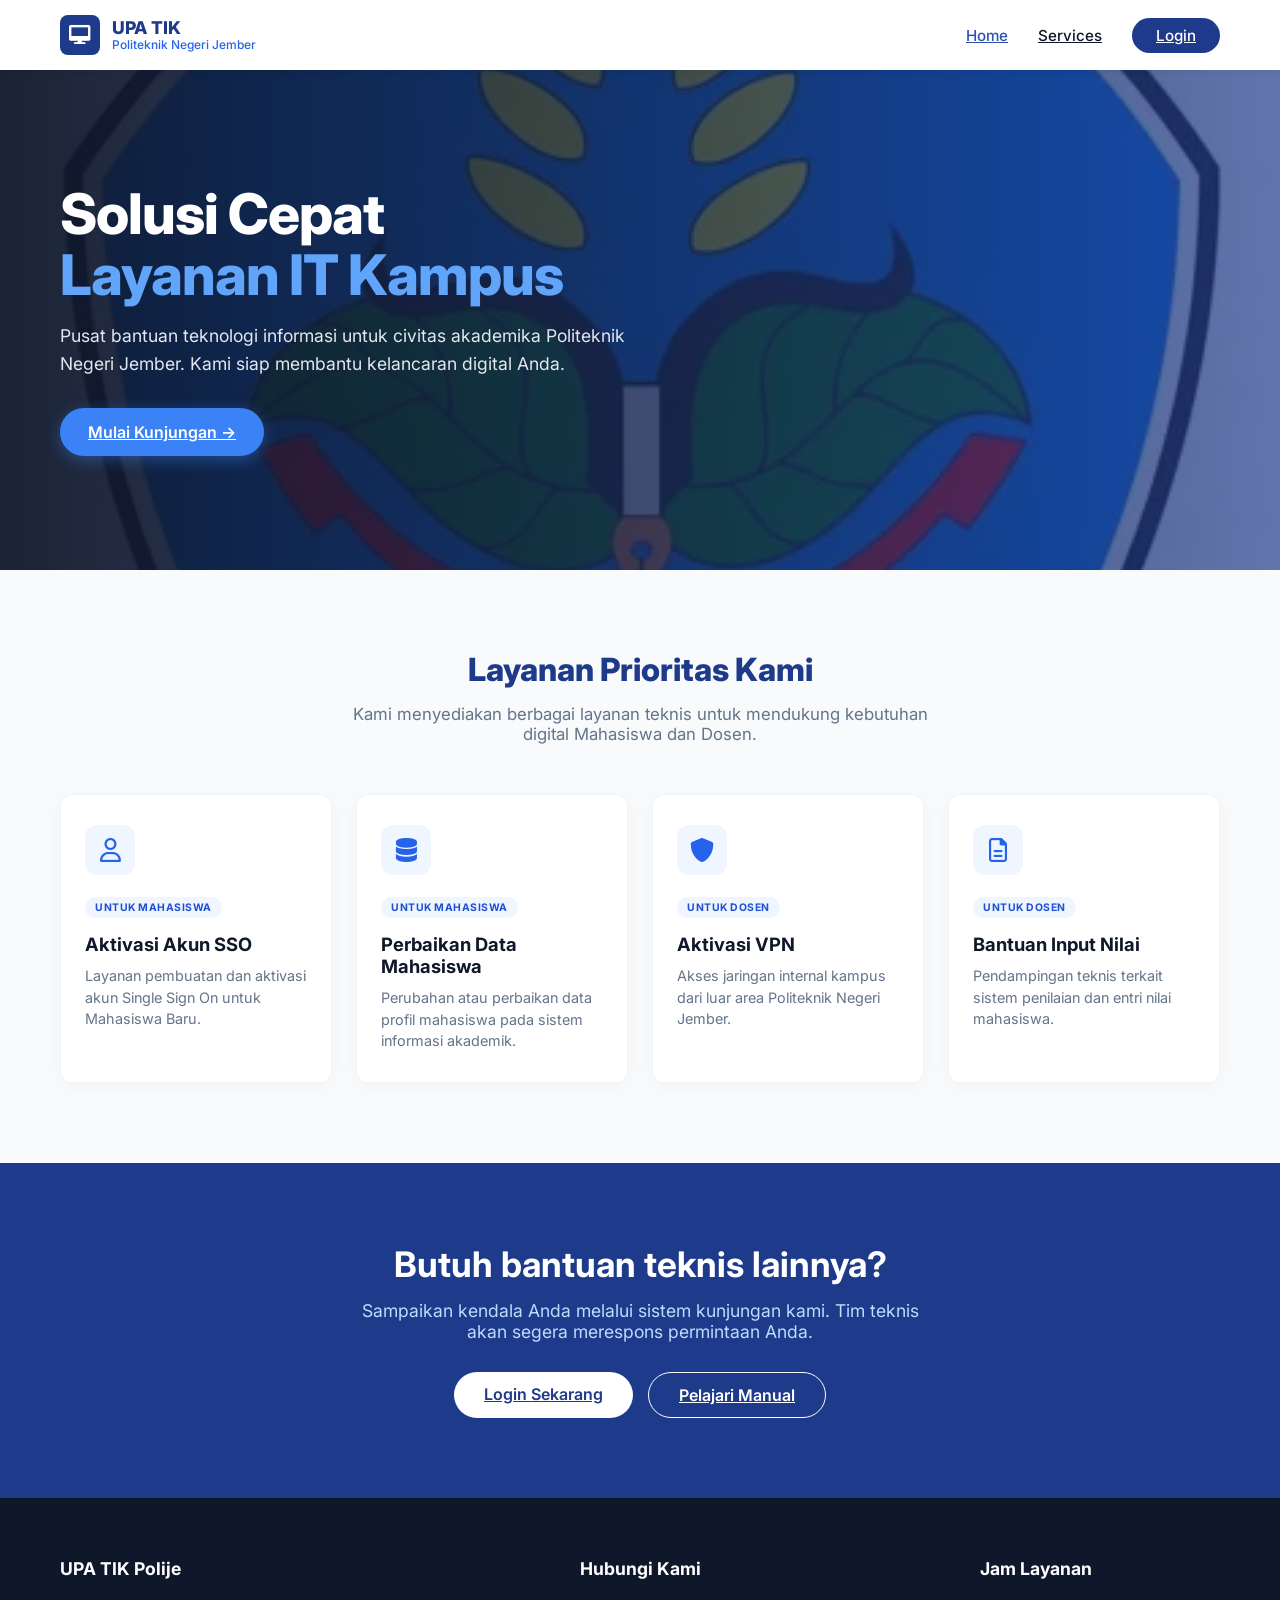
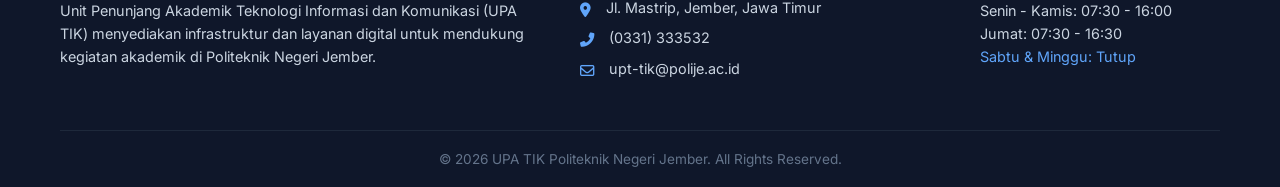
<file: index.html>
<!DOCTYPE html>
<html lang="id">
<head>
    <meta charset="UTF-8">
    <meta name="viewport" content="width=device-width, initial-scale=1.0">
    <title>Portal UPA TIK POLIJE</title>
    <link rel="stylesheet" href="style.css">
    <link rel="stylesheet" href="https://cdnjs.cloudflare.com/ajax/libs/font-awesome/6.0.0/css/all.min.css">
</head>
<body>

    <!-- NAVBAR -->
    <nav class="navbar">
        <div class="container">
            <div class="nav-logo" style="cursor: pointer;" onclick="window.location.href='index.html'">
                <div class="logo-icon"><i class="fas fa-desktop"></i></div>
                <div class="logo-text">
                    <strong>UPA TIK</strong>
                    <span>Politeknik Negeri Jember</span>
                </div>
            </div>
            
            <div class="nav-links">
                <a href="index.html" style="color: var(--primary);">Home</a>
                <a href="#services">Services</a>
                <a href="login.html" class="btn-login">Login</a>
            </div>
        </div>
    </nav>

    <!-- HERO SECTION -->
    <header class="hero">
        <div class="hero-overlay"></div>
        <div class="container">
            <div class="hero-content">
                <h1>Solusi Cepat<br><span>Layanan IT Kampus</span></h1>
                <p>Pusat bantuan teknologi informasi untuk civitas akademika Politeknik Negeri Jember. Kami siap membantu kelancaran digital Anda.</p>
                <a href="login.html" class="btn-hero">Mulai Kunjungan &rarr;</a>
            </div>
        </div>
    </header>

    <!-- SERVICES SECTION -->
    <section id="services" class="services">
        <div class="container">
            <div class="section-header">
                <h2>Layanan Prioritas Kami</h2>
                <p>Kami menyediakan berbagai layanan teknis untuk mendukung kebutuhan digital Mahasiswa dan Dosen.</p>
            </div>
            
            <div class="services-grid">
                <!-- Card 1 -->
                <div class="service-card">
                    <div class="service-icon"><i class="far fa-user"></i></div>
                    <span class="service-badge">UNTUK MAHASISWA</span>
                    <h3>Aktivasi Akun SSO</h3>
                    <p>Layanan pembuatan dan aktivasi akun Single Sign On untuk Mahasiswa Baru.</p>
                </div>
                
                <!-- Card 2 -->
                <div class="service-card">
                    <div class="service-icon"><i class="fas fa-database"></i></div>
                    <span class="service-badge">UNTUK MAHASISWA</span>
                    <h3>Perbaikan Data Mahasiswa</h3>
                    <p>Perubahan atau perbaikan data profil mahasiswa pada sistem informasi akademik.</p>
                </div>
                
                <!-- Card 3 -->
                <div class="service-card">
                    <div class="service-icon"><i class="fas fa-shield-alt"></i></div>
                    <span class="service-badge">UNTUK DOSEN</span>
                    <h3>Aktivasi VPN</h3>
                    <p>Akses jaringan internal kampus dari luar area Politeknik Negeri Jember.</p>
                </div>
                
                <!-- Card 4 -->
                <div class="service-card">
                    <div class="service-icon"><i class="far fa-file-alt"></i></div>
                    <span class="service-badge">UNTUK DOSEN</span>
                    <h3>Bantuan Input Nilai</h3>
                    <p>Pendampingan teknis terkait sistem penilaian dan entri nilai mahasiswa.</p>
                </div>
            </div>
        </div>
    </section>

    <!-- CALL TO ACTION SECTION -->
    <section class="cta">
        <div class="container">
            <h2>Butuh bantuan teknis lainnya?</h2>
            <p>Sampaikan kendala Anda melalui sistem kunjungan kami. Tim teknis akan segera merespons permintaan Anda.</p>
            <div class="cta-buttons">
                <a href="login.html" class="btn-white">Login Sekarang</a>
                <a href="#" class="btn-outline">Pelajari Manual</a>
            </div>
        </div>
    </section>

    <!-- FOOTER -->
    <footer class="footer">
        <div class="container">
            <div class="footer-grid">
                <div class="footer-col">
                    <h3>UPA TIK Polije</h3>
                    <p>Unit Penunjang Akademik Teknologi Informasi dan Komunikasi (UPA TIK) menyediakan infrastruktur dan layanan digital untuk mendukung kegiatan akademik di Politeknik Negeri Jember.</p>
                </div>
                
                <div class="footer-col">
                    <h3>Hubungi Kami</h3>
                    <ul class="footer-contact" style="list-style: none;">
                        <li><i class="fas fa-map-marker-alt"></i> Jl. Mastrip, Jember, Jawa Timur</li>
                        <li><i class="fas fa-phone-alt"></i> (0331) 333532</li>
                        <li><i class="far fa-envelope"></i> upt-tik@polije.ac.id</li>
                    </ul>
                </div>
                
                <div class="footer-col">
                    <h3>Jam Layanan</h3>
                    <p>Senin - Kamis: 07:30 - 16:00<br>
                    Jumat: 07:30 - 16:30<br>
                    <span style="color: #60a5fa;">Sabtu & Minggu: Tutup</span></p>
                </div>
            </div>
            
            <div class="footer-bottom">
                &copy; 2026 UPA TIK Politeknik Negeri Jember. All Rights Reserved.
            </div>
        </div>
    </footer>

</body>
</html>
</file>
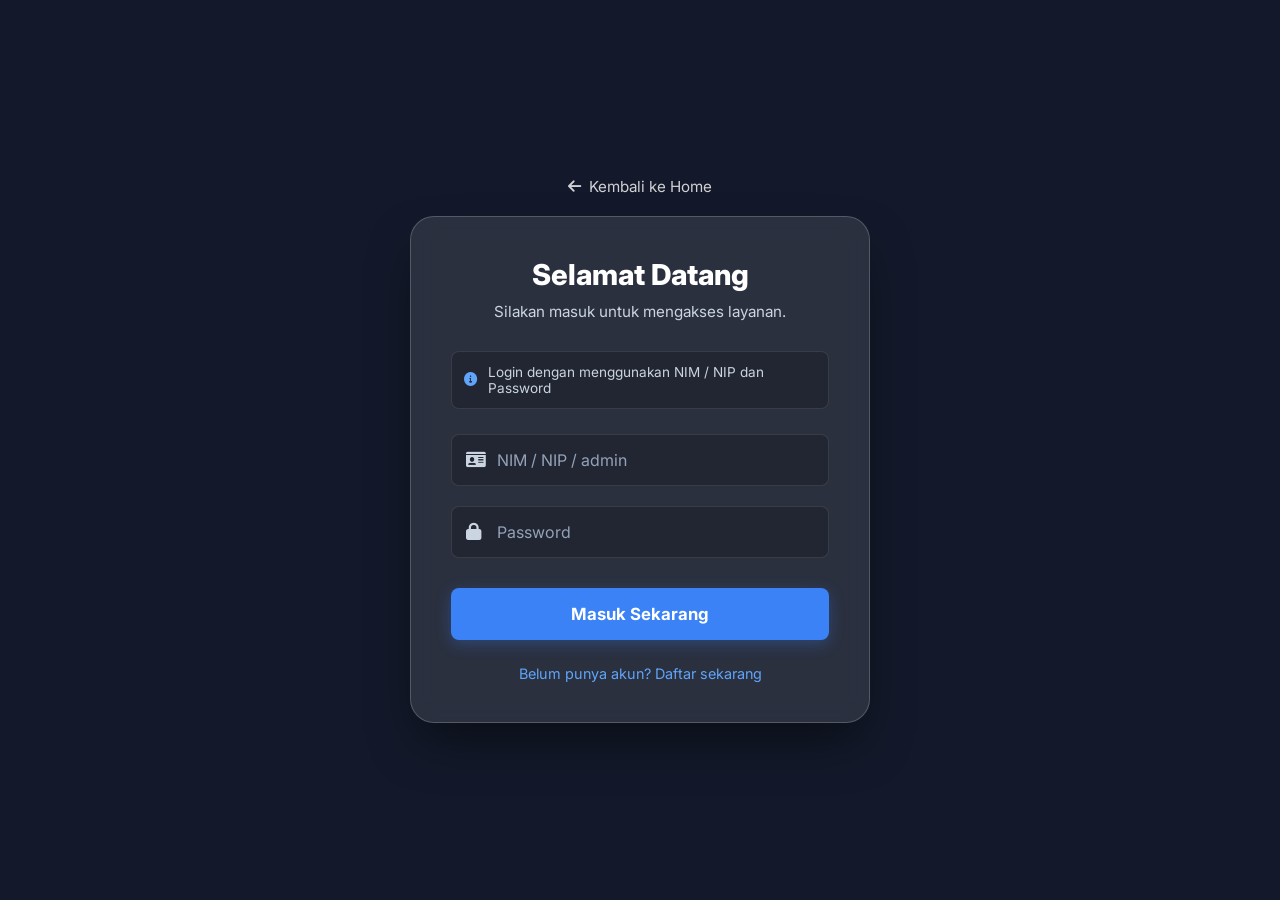
<file: admin-dashboard.html>
<!DOCTYPE html>
<html lang="id">
<head>
    <meta charset="UTF-8">
    <meta name="viewport" content="width=device-width, initial-scale=1.0">
    <title>Portal UPA TIK POLIJE - Admin Dashboard</title>
    <link rel="stylesheet" href="style.css">
    <link rel="stylesheet" href="https://cdnjs.cloudflare.com/ajax/libs/font-awesome/6.0.0/css/all.min.css">
    <link href="https://fonts.googleapis.com/css2?family=Inter:wght@300;400;500;600;700;800&display=swap" rel="stylesheet">
</head>
<body>

    <!-- ADMIN LAYOUT -->
    <div id="admin-layout">
        
    <aside class="admin-sidebar">
        <div class="admin-logo" onclick="window.location.href='admin-dashboard.html'">
            <i class="fas fa-chart-pie" style="color: #2563eb; background: #eef2ff; padding: 5px; border-radius: 6px;"></i>
            <span>UPATIK Admin</span>
        </div>
        
        <div class="admin-search-sidebar">
            <div class="search-box">
                <i class="fas fa-search"></i>
                <input type="text" placeholder="Search">
            </div>
        </div>

        <ul class="admin-menu">
            <li class="active" onclick="window.location.href='admin-dashboard.html'">
                <i class="far fa-window-restore"></i> Dashboard
            </li>
            <li onclick="window.location.href='admin-pengguna.html'">
                <i class="fas fa-users"></i> Pengguna
            </li>
            <li onclick="window.location.href='admin-layanan.html'">
                <i class="far fa-file-alt"></i> Layanan
            </li>
            <li onclick="window.location.href='admin-statistik.html'">
                <i class="fas fa-globe"></i> Statistik
            </li>
        </ul>
        
        <div class="admin-sidebar-bottom">
            <div class="admin-sidebar-profile">
                <img src="https://ui-avatars.com/api/?name=Gustavo+Xavier&background=0D8ABC&color=fff&rounded=true" alt="User">
                <div class="admin-sidebar-profile-text">
                    <strong>Gustavo Xavier</strong>
                    <span>Admin</span>
                </div>
            </div>
            <ul class="admin-menu" style="padding:0;">
                <li><i class="fas fa-cog"></i> Settings</li>
                <li onclick="logoutUser()" style="color: #3b82f6;">
                    <i class="fas fa-sign-out-alt" style="color: #3b82f6;"></i> Log out
                </li>
            </ul>
        </div>
    </aside>

        <main class="admin-content">
            
            <!-- TOP CARDS -->
            <div class="admin-top-cards">
                <!-- Card 1 -->
                <div class="alytics-card alytics-stat-card">
                    <h3>Total Pending</h3>
                    <div class="stat-value">12 <span class="stat-trend" style="color:#ef4444;"><i class="fas fa-arrow-up"></i></span></div>
                    <div class="stat-desc">Meningkat dari minggu lalu</div>
                    <a href="#" class="card-link-bottom">Laporan pending &rarr;</a>
                </div>
                <!-- Card 2 -->
                <div class="alytics-card alytics-stat-card">
                    <h3>Total Selesai</h3>
                    <div class="stat-value">96</div>
                    <div class="stat-desc">Anda menyelesaikan 96 dari 100 tiket</div>
                    <a href="#" class="card-link-bottom">Semua tiket &rarr;</a>
                </div>
            </div>

            <!-- MIDDLE CARDS -->
            <div class="admin-middle-cards">
                <!-- Customers (Antrean) -->
                <div class="alytics-card">
                    <div style="display: flex; justify-content: space-between; align-items: center; margin-bottom: 20px;">
                        <h3 style="margin: 0;">Daftar Antrean</h3>
                        <span style="font-size: 0.8rem; color: #64748b; cursor: pointer;">Sort by Newest <i class="fas fa-chevron-down"></i></span>
                    </div>
                    
                    <div class="alytics-list">
                        <div class="alytics-list-item">
                            <img src="https://ui-avatars.com/api/?name=Budiono+Siregar&background=f59e0b&color=fff&rounded=true" alt="User">
                            <div class="alytics-list-info">
                                <strong>Budiono Siregar</strong>
                                <span>SSO Email (Mahasiswa)</span>
                            </div>
                            <div class="alytics-list-actions">
                                <i class="far fa-comment-dots" onclick="openModal()"></i>
                                <i class="far fa-star"></i>
                                <i class="fas fa-check" onclick="alert('Ditandai selesai')"></i>
                            </div>
                        </div>
                        <div class="alytics-list-item active">
                            <img src="https://ui-avatars.com/api/?name=Layla+Ismah&background=ec4899&color=fff&rounded=true" alt="User">
                            <div class="alytics-list-info">
                                <strong>Layla Ismah Caren</strong>
                                <span>Reset Password (Mahasiswa)</span>
                            </div>
                            <div class="alytics-list-actions">
                                <i class="far fa-comment-dots" onclick="openModal()"></i>
                                <i class="far fa-star"></i>
                                <i class="fas fa-check" onclick="alert('Ditandai selesai')"></i>
                            </div>
                        </div>
                        <div class="alytics-list-item">
                            <img src="https://ui-avatars.com/api/?name=Satrio+Pandu&background=10b981&color=fff&rounded=true" alt="User">
                            <div class="alytics-list-info">
                                <strong>Satrio Pandu</strong>
                                <span>Aktivasi VPN (Dosen)</span>
                            </div>
                            <div class="alytics-list-actions">
                                <i class="far fa-comment-dots" onclick="openModal()"></i>
                                <i class="far fa-star"></i>
                                <i class="fas fa-check" onclick="alert('Ditandai selesai')"></i>
                            </div>
                        </div>
                        <div class="alytics-list-item">
                            <img src="https://ui-avatars.com/api/?name=M+Benedicta&background=8b5cf6&color=fff&rounded=true" alt="User">
                            <div class="alytics-list-info">
                                <strong>M.M Benedicta</strong>
                                <span>Lupa Akun SSO (Dosen)</span>
                            </div>
                            <div class="alytics-list-actions">
                                <i class="far fa-comment-dots" onclick="openModal()"></i>
                                <i class="far fa-star"></i>
                                <i class="fas fa-check" onclick="alert('Ditandai selesai')"></i>
                            </div>
                        </div>
                    </div>
                    <a href="#" class="card-link-bottom">Semua antrean &rarr;</a>
                </div>
            </div>

            <!-- BOTTOM CARDS -->
            <div class="admin-bottom-cards">
                <!-- Chats -->
                <div class="alytics-card" style="padding: 20px;">
                    <h3 style="font-size: 1rem;">Tim Teknis (Chats)</h3>
                    <p style="font-size: 0.8rem; color: #64748b; margin-bottom: 15px;">2 pesan belum dibaca</p>
                    <div class="avatars-group">
                        <div class="avatar-with-dot"><img src="https://ui-avatars.com/api/?name=A+D&background=3b82f6&color=fff&rounded=true" alt="User"><div class="avatar-dot"></div></div>
                        <div class="avatar-with-dot"><img src="https://ui-avatars.com/api/?name=T+C&background=14b8a6&color=fff&rounded=true" alt="User"><div class="avatar-dot"></div></div>
                        <div><img src="https://ui-avatars.com/api/?name=S+W&background=f43f5e&color=fff&rounded=true" alt="User"></div>
                        <div><img src="https://ui-avatars.com/api/?name=R+K&background=8b5cf6&color=fff&rounded=true" alt="User"></div>
                    </div>
                </div>

                <!-- New Deals (Quick Actions) -->
                <div class="alytics-card" style="padding: 20px;">
                    <h3 style="font-size: 1rem; margin-bottom: 15px;">Aksi Cepat</h3>
                    <div class="pill-tags-container">
                        <div class="pill-tag"><i class="fas fa-plus"></i> Buat Pengumuman</div>
                        <div class="pill-tag"><i class="fas fa-plus"></i> Tambah Layanan</div>
                        <div class="pill-tag"><i class="fas fa-plus"></i> Rekap Mingguan</div>
                        <div class="pill-tag"><i class="fas fa-plus"></i> Ekspor Data CSV</div>
                    </div>
                </div>
            </div>

        </main>
    </div>

    <!-- Modal Detail Permintaan (Tetap Ada) -->
    <div class="modal-overlay" id="modal-detail">
        <div class="modal-content">
            <div class="modal-header">
                <h3>Detail Permintaan</h3>
                <button class="modal-close" onclick="closeModal()">&times;</button>
            </div>
            <div class="modal-body">
                <p style="font-size: 0.9rem; color: #475569; line-height: 1.5; margin-bottom: 20px;">
                    <strong>Budiono Siregar</strong> (E3120055)<br>
                    SSO Email - Mahasiswa<br><br>
                    Tidak bisa login ke akun SSO email kampus. Sudah mencoba reset password tetapi tidak menerima email verifikasi. Mohon bantuan untuk mengaktifkan kembali akun email saya.
                </p>
                <div style="display: flex; gap: 10px; justify-content: flex-end;">
                    <button class="btn-primary" style="background-color: #f1f5f9; color: #0f172a;" onclick="closeModal()">Tutup</button>
                    <button class="btn-primary" onclick="alert('Ditandai Selesai'); closeModal()">Tandai Selesai</button>
                </div>
            </div>
        </div>
    </div>

    <script src="script.js"></script>
    <script>
        // Check session
        if(sessionStorage.getItem('isLoggedIn') !== 'true' || sessionStorage.getItem('userRole') !== 'admin') {
            window.location.href = 'login.html';
        }
    </script>
</body>
</html>
</file>
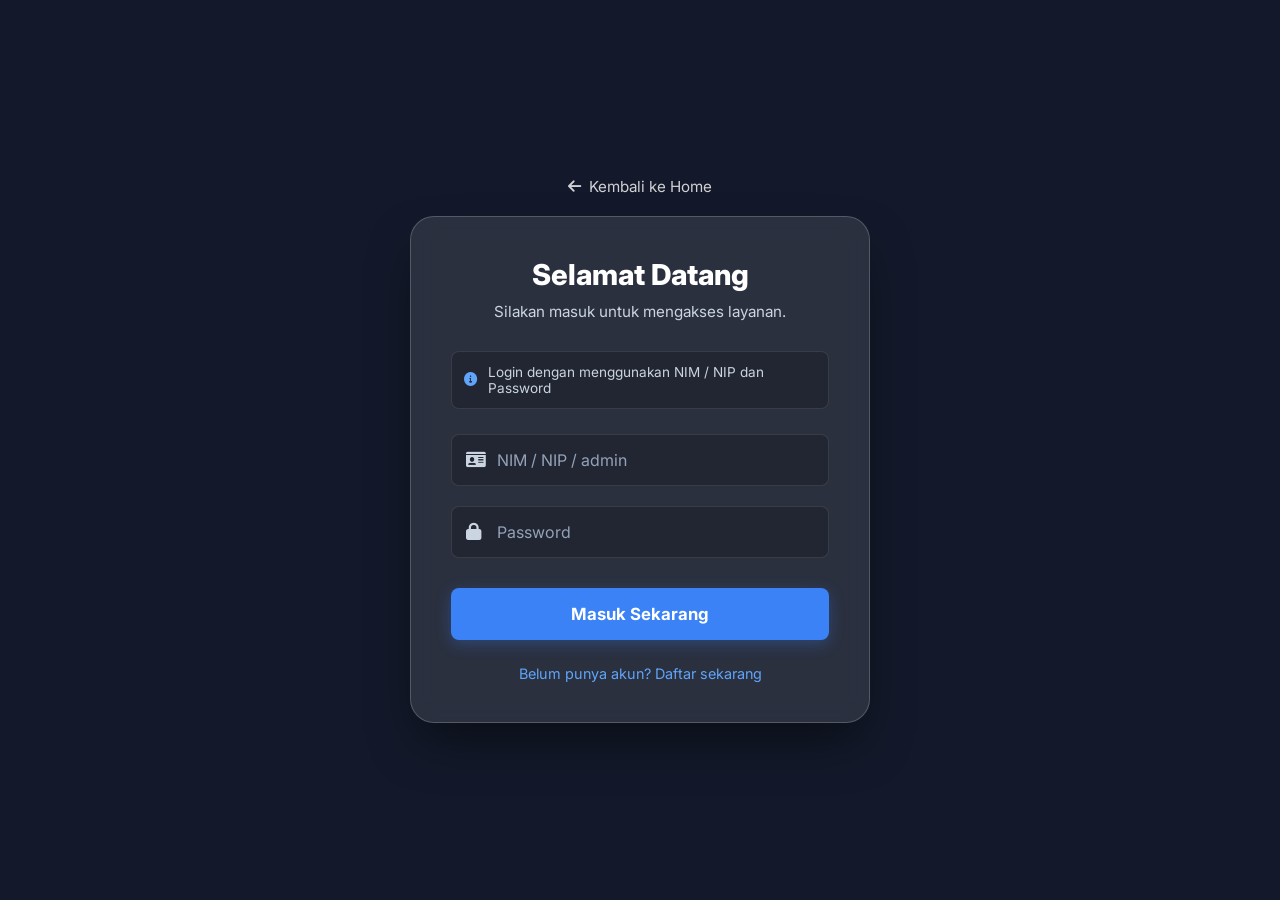
<file: admin-layanan.html>
<!DOCTYPE html>
<html lang="id">
<head>
    <meta charset="UTF-8">
    <meta name="viewport" content="width=device-width, initial-scale=1.0">
    <title>Portal UPA TIK POLIJE - Layanan UPATIK</title>
    <link rel="stylesheet" href="style.css">
    <link rel="stylesheet" href="https://cdnjs.cloudflare.com/ajax/libs/font-awesome/6.0.0/css/all.min.css">
    <link href="https://fonts.googleapis.com/css2?family=Inter:wght@300;400;500;600;700;800&display=swap" rel="stylesheet">
</head>
<body>

    <!-- ADMIN LAYOUT -->
    <div id="admin-layout">
        
        <aside class="admin-sidebar">
            <div class="admin-logo" onclick="window.location.href='admin-dashboard.html'">
                <i class="fas fa-chart-pie" style="color: #2563eb; background: #eef2ff; padding: 5px; border-radius: 6px;"></i>
                <span>UPATIK Admin</span>
            </div>
            
            <div class="admin-search-sidebar">
                <div class="search-box">
                    <i class="fas fa-search"></i>
                    <input type="text" placeholder="Search">
                </div>
            </div>

            <ul class="admin-menu">
                <li onclick="window.location.href='admin-dashboard.html'">
                    <i class="far fa-window-restore"></i> Dashboard
                </li>
                <li onclick="window.location.href='admin-pengguna.html'">
                    <i class="fas fa-users"></i> Pengguna
                </li>
                <li class="active" onclick="window.location.href='admin-layanan.html'">
                    <i class="far fa-file-alt"></i> Layanan
                </li>
                <li onclick="window.location.href='admin-statistik.html'">
                    <i class="fas fa-globe"></i> Statistik
                </li>
            </ul>
            
            <div class="admin-sidebar-bottom">
                <div class="admin-sidebar-profile">
                    <img src="https://ui-avatars.com/api/?name=Gustavo+Xavier&background=0D8ABC&color=fff&rounded=true" alt="User">
                    <div class="admin-sidebar-profile-text">
                        <strong>Gustavo Xavier</strong>
                        <span>Admin</span>
                    </div>
                </div>
                <ul class="admin-menu" style="padding:0;">
                    <li><i class="fas fa-cog"></i> Settings</li>
                    <li onclick="logoutUser()" style="color: #3b82f6;"><i class="fas fa-sign-out-alt" style="color: #3b82f6;"></i> Log out</li>
                </ul>
            </div>
        </aside>

        <main class="admin-content">
            <div class="admin-page-title">Layanan UPATIK</div>
            
            <div class="layanan-grid">
                <!-- Layanan Card 1 -->
                <div class="alytics-card" style="padding: 20px; position: relative;">
                    <span class="layanan-status-text text-on">On</span>
                    <h4>Reset Password</h4>
                    <p>Layanan utama untuk civitas akademika Polije.</p>
                    <button class="toggle-btn toggle-off" onclick="toggleLayanan(this)">OFF</button>
                </div>
                <!-- Layanan Card 2 -->
                <div class="alytics-card" style="padding: 20px; position: relative;">
                    <span class="layanan-status-text text-on">On</span>
                    <h4>Pemasangan VPN</h4>
                    <p>Layanan utama untuk civitas akademika Polije.</p>
                    <button class="toggle-btn toggle-on" onclick="toggleLayanan(this)">ON</button>
                </div>
                <!-- Layanan Card 3 -->
                <div class="alytics-card" style="padding: 20px; position: relative;">
                    <span class="layanan-status-text text-on">On</span>
                    <h4>Keluhan</h4>
                    <p>Layanan utama untuk civitas akademika Polije.</p>
                    <button class="toggle-btn toggle-on" onclick="toggleLayanan(this)">ON</button>
                </div>
                <!-- Layanan Card 4 -->
                <div class="alytics-card" style="padding: 20px; position: relative;">
                    <span class="layanan-status-text text-on">On</span>
                    <h4>Maintenance</h4>
                    <p>Layanan utama untuk civitas akademika Polije.</p>
                    <button class="toggle-btn toggle-off" onclick="toggleLayanan(this)">OFF</button>
                </div>
                <!-- Layanan Card 5 -->
                <div class="alytics-card" style="padding: 20px; position: relative;">
                    <span class="layanan-status-text text-off">Off</span>
                    <h4>E-Learning</h4>
                    <p>Layanan utama untuk civitas akademika Polije.</p>
                    <button class="toggle-btn toggle-on" onclick="toggleLayanan(this)">ON</button>
                </div>
            </div>

            <button class="btn-tambah-layanan">Tambah Layanan</button>
        </main>
    </div>

    <script src="script.js"></script>
    <script>
        // Check session
        if(sessionStorage.getItem('isLoggedIn') !== 'true' || sessionStorage.getItem('userRole') !== 'admin') {
            window.location.href = 'login.html';
        }

        // Toggle function (UI only)
        function toggleLayanan(btn) {
            if(btn.classList.contains('toggle-on')) {
                btn.classList.remove('toggle-on');
                btn.classList.add('toggle-off');
                btn.textContent = 'OFF';
                btn.previousElementSibling.previousElementSibling.previousElementSibling.textContent = 'Off';
                btn.previousElementSibling.previousElementSibling.previousElementSibling.className = 'layanan-status-text text-off';
            } else {
                btn.classList.remove('toggle-off');
                btn.classList.add('toggle-on');
                btn.textContent = 'ON';
                btn.previousElementSibling.previousElementSibling.previousElementSibling.textContent = 'On';
                btn.previousElementSibling.previousElementSibling.previousElementSibling.className = 'layanan-status-text text-on';
            }
        }
    </script>
</body>
</html>
</file>
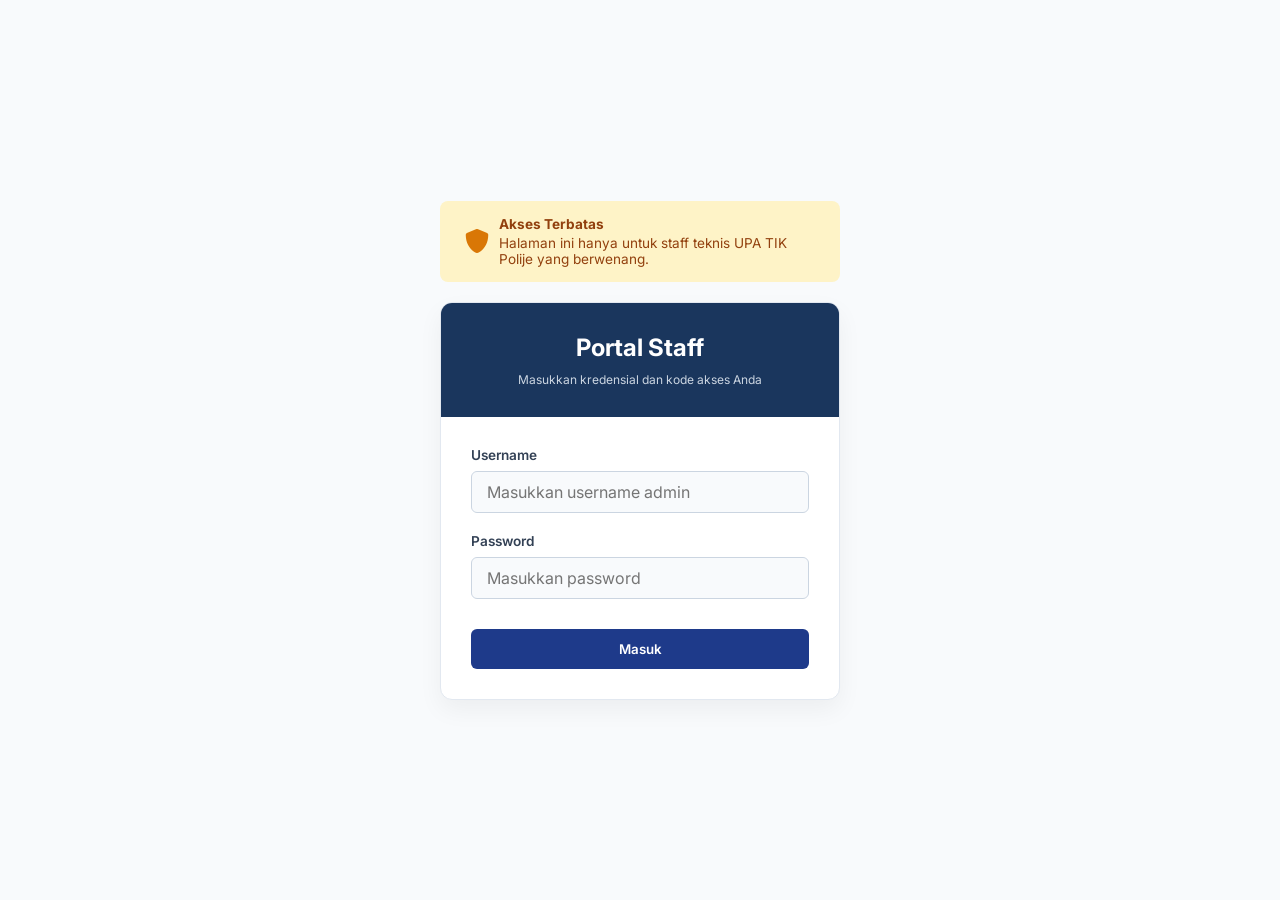
<file: admin-login.html>
<!DOCTYPE html>
<html lang="id">
<head>
    <meta charset="UTF-8">
    <meta name="viewport" content="width=device-width, initial-scale=1.0">
    <title>Portal UPA TIK POLIJE - Admin Login</title>
    <link rel="stylesheet" href="style.css">
    <link rel="stylesheet" href="https://cdnjs.cloudflare.com/ajax/libs/font-awesome/6.0.0/css/all.min.css">
    <link href="https://fonts.googleapis.com/css2?family=Inter:wght@300;400;500;600;700;800&display=swap" rel="stylesheet">
    <style>
        body {
            background-color: #f8fafc;
            display: flex;
            align-items: center;
            justify-content: center;
            height: 100vh;
            margin: 0;
            flex-direction: column;
            gap: 20px;
        }
        .admin-alert {
            background-color: #fef3c7;
            color: #92400e;
            padding: 15px 25px;
            border-radius: 8px;
            font-size: 0.85rem;
            display: flex;
            align-items: center;
            gap: 10px;
            max-width: 400px;
            width: 100%;
            box-sizing: border-box;
        }
        .admin-login-card {
            background: #fff;
            border-radius: 12px;
            box-shadow: 0 10px 25px rgba(0,0,0,0.05);
            max-width: 400px;
            width: 100%;
            overflow: hidden;
            border: 1px solid #e2e8f0;
        }
        .admin-login-header {
            background-color: #1a365d;
            padding: 30px;
            text-align: center;
            color: #fff;
        }
        .admin-login-header h2 {
            margin: 0 0 10px 0;
            font-size: 1.5rem;
        }
        .admin-login-header p {
            margin: 0;
            font-size: 0.75rem;
            color: #cbd5e1;
        }
        .admin-login-body {
            padding: 30px;
        }
        .form-group {
            margin-bottom: 20px;
        }
        .form-group label {
            display: block;
            margin-bottom: 8px;
            font-size: 0.85rem;
            color: #334155;
            font-weight: 600;
        }
        .form-group input {
            width: 100%;
            padding: 10px 15px;
            border: 1px solid #cbd5e1;
            border-radius: 6px;
            font-family: inherit;
            outline: none;
            box-sizing: border-box;
        }
        .form-group input:focus {
            border-color: #1a365d;
        }
        .btn-admin-login {
            background-color: #1e3a8a;
            color: #fff;
            border: none;
            padding: 12px;
            width: 100%;
            border-radius: 6px;
            font-weight: 600;
            cursor: pointer;
            transition: background 0.2s;
            margin-top: 10px;
        }
        .btn-admin-login:hover {
            background-color: #1e40af;
        }
    </style>
</head>
<body>

    <div class="admin-alert">
        <i class="fas fa-shield-alt" style="font-size: 1.5rem; color: #d97706;"></i>
        <div>
            <strong style="display: block; margin-bottom: 3px;">Akses Terbatas</strong>
            Halaman ini hanya untuk staff teknis UPA TIK Polije yang berwenang.
        </div>
    </div>

    <div class="admin-login-card">
        <div class="admin-login-header">
            <h2>Portal Staff</h2>
            <p>Masukkan kredensial dan kode akses Anda</p>
        </div>
        <div class="admin-login-body">
            <div class="form-group">
                <label>Username</label>
                <input type="text" id="admin-user" placeholder="Masukkan username admin">
            </div>
            <div class="form-group">
                <label>Password</label>
                <input type="password" id="admin-pass" placeholder="Masukkan password">
            </div>
            <button class="btn-admin-login" onclick="loginAdmin()">Masuk</button>
        </div>
    </div>

    <script src="script.js"></script>
    <script>
        function loginAdmin() {
            sessionStorage.setItem('isLoggedIn', 'true');
            sessionStorage.setItem('userRole', 'admin');
            window.location.href = 'admin-dashboard.html';
        }
    </script>
</body>
</html>
</file>
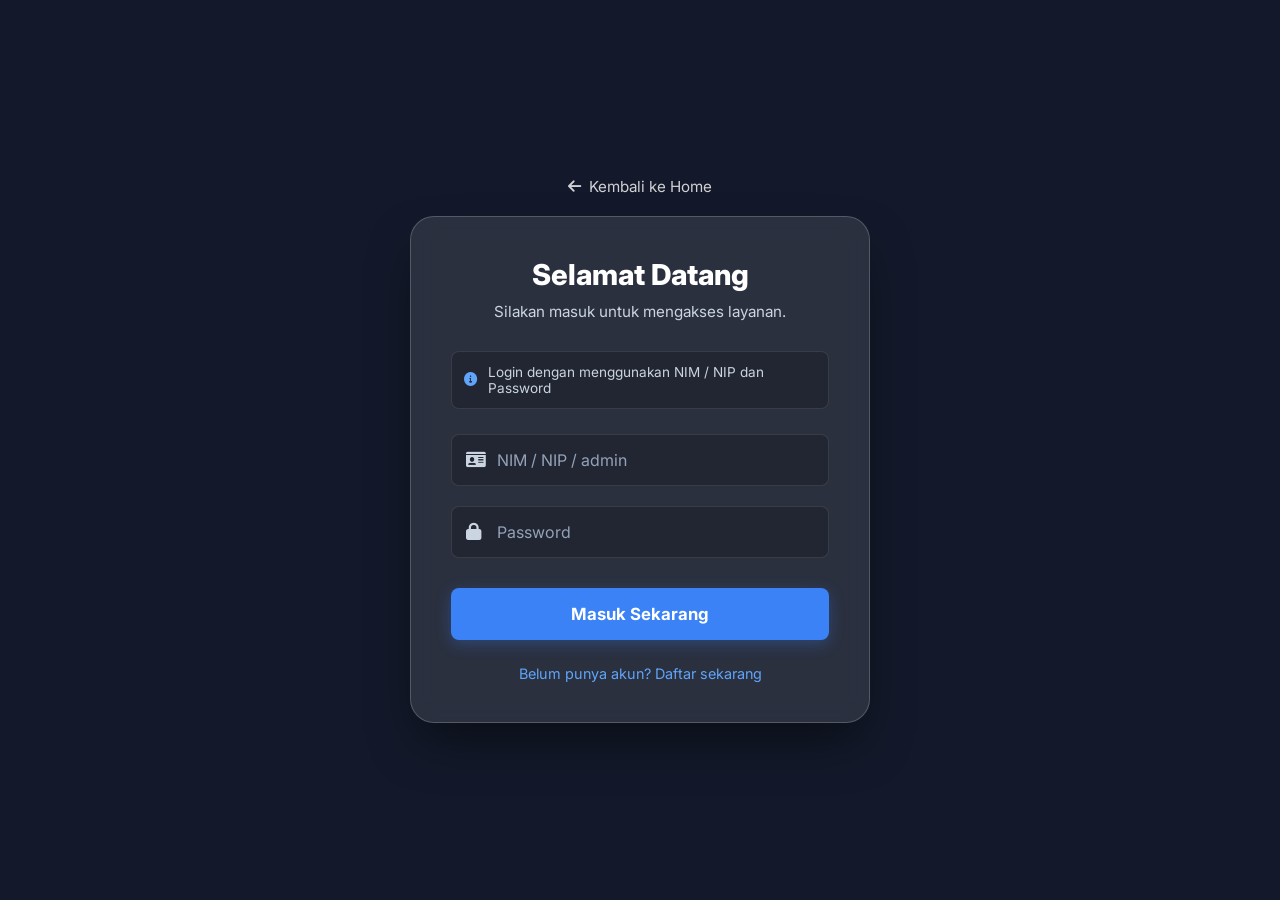
<file: admin-pengguna.html>
<!DOCTYPE html>
<html lang="id">
<head>
    <meta charset="UTF-8">
    <meta name="viewport" content="width=device-width, initial-scale=1.0">
    <title>Portal UPA TIK POLIJE - Admin Pengguna</title>
    <link rel="stylesheet" href="style.css">
    <link rel="stylesheet" href="https://cdnjs.cloudflare.com/ajax/libs/font-awesome/6.0.0/css/all.min.css">
    <link href="https://fonts.googleapis.com/css2?family=Inter:wght@300;400;500;600;700;800&display=swap" rel="stylesheet">
</head>
<body>

    <!-- ADMIN LAYOUT -->
    <div id="admin-layout">
        
        <aside class="admin-sidebar">
            <div class="admin-logo" onclick="window.location.href='admin-dashboard.html'">
                <i class="fas fa-chart-pie" style="color: #2563eb; background: #eef2ff; padding: 5px; border-radius: 6px;"></i>
                <span>UPATIK Admin</span>
            </div>
            
            <div class="admin-search-sidebar">
                <div class="search-box">
                    <i class="fas fa-search"></i>
                    <input type="text" placeholder="Search">
                </div>
            </div>

            <ul class="admin-menu">
                <li onclick="window.location.href='admin-dashboard.html'">
                    <i class="far fa-window-restore"></i> Dashboard
                </li>
                <li class="active" onclick="window.location.href='admin-pengguna.html'">
                    <i class="fas fa-users"></i> Pengguna
                </li>
                <li onclick="window.location.href='admin-layanan.html'">
                    <i class="far fa-file-alt"></i> Layanan
                </li>
                <li onclick="window.location.href='admin-statistik.html'">
                    <i class="fas fa-globe"></i> Statistik
                </li>
            </ul>
            
            <div class="admin-sidebar-bottom">
                <div class="admin-sidebar-profile">
                    <img src="https://ui-avatars.com/api/?name=Gustavo+Xavier&background=0D8ABC&color=fff&rounded=true" alt="User">
                    <div class="admin-sidebar-profile-text">
                        <strong>Gustavo Xavier</strong>
                        <span>Admin</span>
                    </div>
                </div>
                <ul class="admin-menu" style="padding:0;">
                    <li><i class="fas fa-cog"></i> Settings</li>
                    <li onclick="logoutUser()" style="color: #3b82f6;"><i class="fas fa-sign-out-alt" style="color: #3b82f6;"></i> Log out</li>
                </ul>
            </div>
        </aside>

        <main class="admin-content">
            <div class="admin-page-title">Daftar Pengguna</div>
            
            <div class="alytics-card">
                <div style="display: flex; justify-content: space-between; align-items: center; margin-bottom: 20px;">
                    <h3 style="margin: 0;">Semua Pengguna</h3>
                    <div class="search-box" style="display: flex; align-items: center; background-color: #f8fafc; border: 1px solid #f1f5f9; border-radius: 8px; padding: 6px 12px; gap: 8px;">
                        <i class="fas fa-search" style="color: #94a3b8; font-size: 0.8rem;"></i>
                        <input type="text" placeholder="Cari pengguna..." style="border: none; background: transparent; outline: none; font-size: 0.8rem; width: 150px;">
                    </div>
                </div>

                <div class="alytics-list">
                    <div class="alytics-list-item">
                        <img src="https://ui-avatars.com/api/?name=Budiono+Siregar&background=f59e0b&color=fff&rounded=true" alt="User">
                        <div class="alytics-list-info" style="flex: 2;">
                            <strong>Budiono Siregar</strong>
                            <span>Mahasiswa</span>
                        </div>
                        <div style="flex: 1;">
                            <span class="badge-admin badge-active">Active</span>
                        </div>
                        <div class="alytics-list-actions">
                            <span class="text-link" style="background: #f1f5f9; padding: 6px 12px; border-radius: 6px; cursor: pointer; color: #0f172a; font-size: 0.8rem; font-weight: 500;" onclick="openModal()">Edit User</span>
                        </div>
                    </div>

                    <div class="alytics-list-item">
                        <img src="https://ui-avatars.com/api/?name=Layla+Ismah&background=ec4899&color=fff&rounded=true" alt="User">
                        <div class="alytics-list-info" style="flex: 2;">
                            <strong>Layla Ismah Caren</strong>
                            <span>Mahasiswa</span>
                        </div>
                        <div style="flex: 1;">
                            <span class="badge-admin badge-active">Active</span>
                        </div>
                        <div class="alytics-list-actions">
                            <span class="text-link" style="background: #f1f5f9; padding: 6px 12px; border-radius: 6px; cursor: pointer; color: #0f172a; font-size: 0.8rem; font-weight: 500;" onclick="openModal()">Edit User</span>
                        </div>
                    </div>

                    <div class="alytics-list-item">
                        <img src="https://ui-avatars.com/api/?name=Satrio+Pandu&background=10b981&color=fff&rounded=true" alt="User">
                        <div class="alytics-list-info" style="flex: 2;">
                            <strong>Satrio Pandu</strong>
                            <span>Mahasiswa</span>
                        </div>
                        <div style="flex: 1;">
                            <span class="badge-admin badge-active">Active</span>
                        </div>
                        <div class="alytics-list-actions">
                            <span class="text-link" style="background: #f1f5f9; padding: 6px 12px; border-radius: 6px; cursor: pointer; color: #0f172a; font-size: 0.8rem; font-weight: 500;" onclick="openModal()">Edit User</span>
                        </div>
                    </div>

                    <div class="alytics-list-item">
                        <img src="https://ui-avatars.com/api/?name=M+Benedicta&background=8b5cf6&color=fff&rounded=true" alt="User">
                        <div class="alytics-list-info" style="flex: 2;">
                            <strong>M.M Benedicta Aktivasi</strong>
                            <span>Dosen</span>
                        </div>
                        <div style="flex: 1;">
                            <span class="badge-admin badge-active">Active</span>
                        </div>
                        <div class="alytics-list-actions">
                            <span class="text-link" style="background: #f1f5f9; padding: 6px 12px; border-radius: 6px; cursor: pointer; color: #0f172a; font-size: 0.8rem; font-weight: 500;" onclick="openModal()">Edit User</span>
                        </div>
                    </div>

                    <div class="alytics-list-item">
                        <img src="https://ui-avatars.com/api/?name=Reza+Auditore&background=f43f5e&color=fff&rounded=true" alt="User">
                        <div class="alytics-list-info" style="flex: 2;">
                            <strong>Reza Auditore</strong>
                            <span>Mahasiswa</span>
                        </div>
                        <div style="flex: 1;">
                            <span class="badge-admin badge-inactive">Inactive</span>
                        </div>
                        <div class="alytics-list-actions">
                            <span class="text-link" style="background: #f1f5f9; padding: 6px 12px; border-radius: 6px; cursor: pointer; color: #0f172a; font-size: 0.8rem; font-weight: 500;" onclick="openModal()">Edit User</span>
                        </div>
                    </div>
                </div>
            </div>
        </main>
    </div>

    <!-- Modal Riwayat Kunjungan Pengguna -->
    <div class="modal-overlay" id="modal-detail">
        <div class="modal-content">
            <div class="modal-header">
                <h3>Riwayat Kunjungan</h3>
                <button class="modal-close" onclick="closeModal()">&times;</button>
            </div>
            <div class="modal-body">
                <div style="font-size: 0.85rem; color: #64748b; margin-bottom: 20px;">
                    Budiono Siregar &nbsp;&nbsp;&nbsp; E3120055
                </div>
                <div class="detail-grid" style="grid-template-columns: 1fr;">
                    <div style="display: flex; gap: 40px; margin-bottom: 10px;">
                        <div>
                            <span style="font-size: 0.8rem; font-weight: 600;">Total Kunjungan</span> &nbsp; 3
                        </div>
                        <div>
                            <span style="font-size: 0.8rem; font-weight: 600;">Masalah Selesai</span> &nbsp; 2
                        </div>
                    </div>
                    <div class="detail-item">
                        <label>Catatan Admin</label>
                        <textarea style="width: 100%; border: 1px solid #cbd5e1; border-radius: 4px; padding: 10px; min-height: 60px;" placeholder="Masukkan catatan khusus..."></textarea>
                    </div>
                    <div>
                        <button class="btn-tandai" onclick="alert('Catatan Disimpan')">Simpan Catatan</button>
                    </div>
                </div>

                <div style="font-size: 0.85rem; font-weight: 600; margin-bottom: 10px; margin-top: 20px;">Riwayat Kunjungan</div>
                <div class="alytics-card" style="padding: 10px; background: #f8fafc; border: 1px solid #e2e8f0; border-radius: 8px; box-shadow: none;">
                    <table class="admin-table" style="background: transparent;">
                        <thead>
                            <tr>
                                <th>Jenis Layanan</th>
                                <th>Tanggal</th>
                                <th>Status</th>
                            </tr>
                        </thead>
                        <tbody>
                            <tr>
                                <td>SSO Email</td>
                                <td>5 - 02 - 2026</td>
                                <td><span class="badge-admin badge-tertunda">Tertunda</span></td>
                            </tr>
                            <tr>
                                <td>Reset Password</td>
                                <td>8 - 01 - 2026</td>
                                <td><span class="badge-admin badge-selesai">Selesai</span></td>
                            </tr>
                            <tr>
                                <td>SSO Email</td>
                                <td>7 - 08 - 2025</td>
                                <td><span class="badge-admin badge-selesai">Selesai</span></td>
                            </tr>
                        </tbody>
                    </table>
                </div>
            </div>
        </div>
    </div>

    <script src="script.js"></script>
    <script>
        // Check session
        if(sessionStorage.getItem('isLoggedIn') !== 'true' || sessionStorage.getItem('userRole') !== 'admin') {
            window.location.href = 'login.html';
        }
    </script>
</body>
</html>
</file>
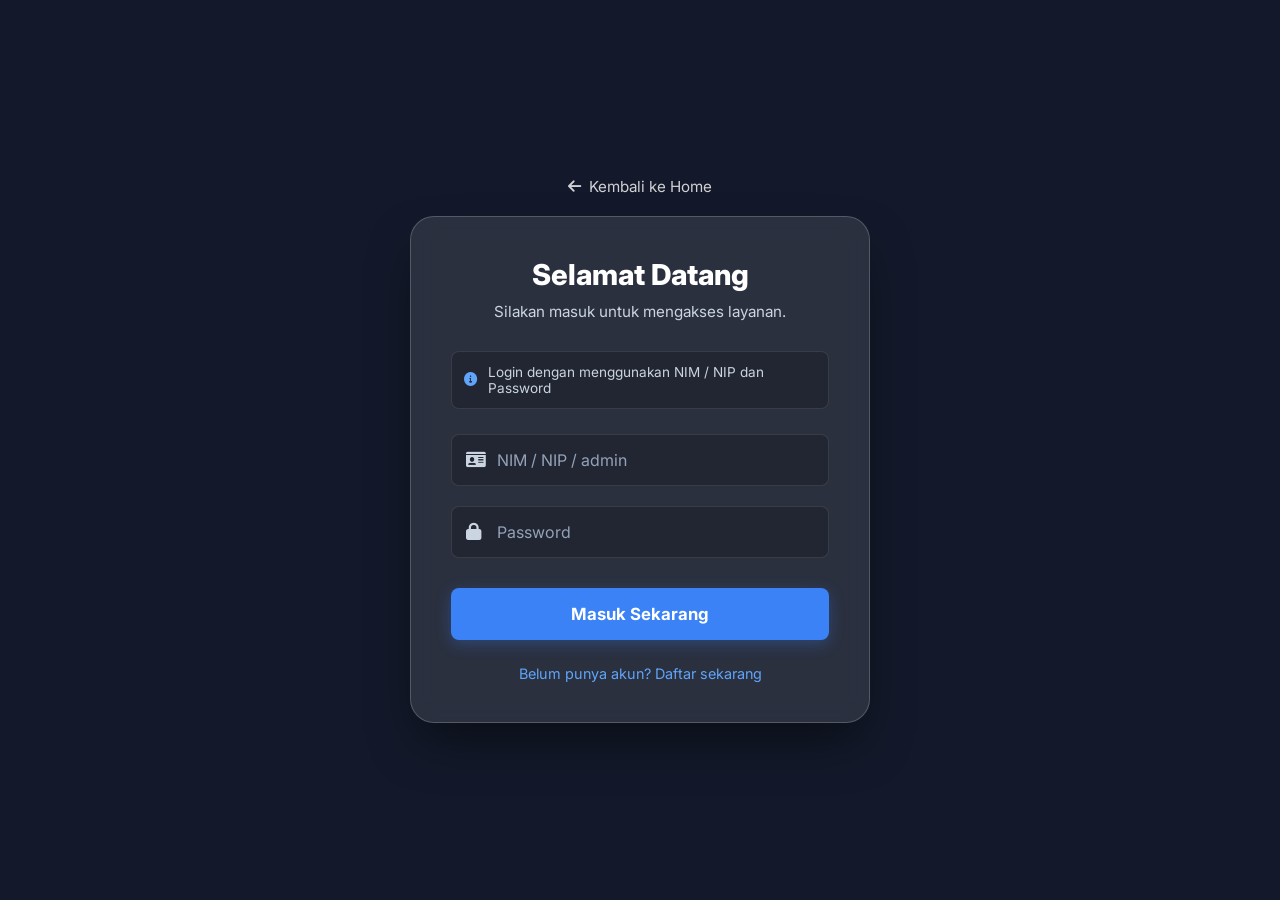
<file: admin-tiket.html>
<!DOCTYPE html>
<html lang="id">
<head>
    <meta charset="UTF-8">
    <meta name="viewport" content="width=device-width, initial-scale=1.0">
    <title>Portal UPA TIK POLIJE - Admin Tiket</title>
    <link rel="stylesheet" href="style.css">
    <link rel="stylesheet" href="https://cdnjs.cloudflare.com/ajax/libs/font-awesome/6.0.0/css/all.min.css">
    <link href="https://fonts.googleapis.com/css2?family=Inter:wght@300;400;500;600;700;800&display=swap" rel="stylesheet">
</head>
<body>

    <!-- ADMIN LAYOUT -->
    <div id="admin-layout" style="display: flex;">
        <header class="admin-header">
            <div class="admin-logo" onclick="window.location.href='admin-dashboard.html'">
                <i class="fas fa-layer-group"></i>
                <strong>UPA TIK Admin</strong>
            </div>
            <div class="admin-header-right">
                <div class="admin-search">
                    <i class="fas fa-search"></i>
                    <input type="text" placeholder="Search projects, users...">
                    <span class="slash-key">/</span>
                </div>
                <div class="admin-profile-area">
                    <div class="admin-icons">
                        <i class="fas fa-bell"><span class="badge">4</span></i>
                        <i class="fas fa-comment-alt"><span class="badge">5</span></i>
                    </div>
                    <div class="admin-profile">
                        <img src="https://via.placeholder.com/35" alt="Admin">
                        <div class="profile-text">
                            <strong>John Doe</strong>
                            <span>PRODUCT ADMIN</span>
                        </div>
                    </div>
                </div>
            </div>
        </header>

        <div class="admin-body">
            <aside class="admin-sidebar">
                <ul class="admin-menu">
                    <li onclick="window.location.href='admin-dashboard.html'">
                        <i class="fas fa-th-large"></i> <span>Dashboard</span>
                    </li>
                    <li class="active" onclick="window.location.href='admin-tiket.html'">
                        <i class="fas fa-ticket-alt"></i> <span>Manajemen Tiket</span>
                    </li>
                    <li onclick="window.location.href='admin-pengguna.html'">
                        <i class="fas fa-users"></i> <span>Users</span>
                    </li>
                </ul>
                <div class="menu-label">PRODUCTIVITY APPS</div>
                <ul class="admin-menu">
                    <li><i class="fas fa-calendar-alt"></i> <span>Calendar</span></li>
                    <li><i class="fas fa-columns"></i> <span>Kanban Board</span></li>
                    <li><i class="fas fa-comments"></i> <span>Chat</span></li>
                </ul>
                <div class="admin-sidebar-bottom">
                    <div class="admin-profile">
                        <img src="https://via.placeholder.com/35" alt="Admin">
                        <div class="profile-text">
                            <strong>John Doe</strong>
                            <span>PRODUCT ADMIN</span>
                        </div>
                        <i class="fas fa-cog text-gray" style="margin-left:auto; cursor:pointer;"></i>
                        <i class="fas fa-sign-out-alt text-red" style="margin-left:10px; cursor:pointer;" onclick="logoutUser()"></i>
                    </div>
                </div>
            </aside>

            <main class="admin-content">
                <!-- PAGE: ADMIN TIKET -->
                <section id="page-admin-tiket" class="page active" style="display: block;">
                    <div class="admin-page-header">
                        <h2>Manajemen Tiket Layanan</h2>
                    </div>
                    <div class="admin-card" style="padding: 30px; text-align: center; color: #6b7280;">
                        <i class="fas fa-ticket-alt" style="font-size: 3rem; margin-bottom: 20px; color: #cbd5e1;"></i>
                        <p>Halaman daftar tiket sedang dalam pengembangan...</p>
                    </div>
                </section>
            </main>
        </div>
    </div>

    <script src="script.js"></script>
    <script>
        // Check session
        if(sessionStorage.getItem('isLoggedIn') !== 'true' || sessionStorage.getItem('userRole') !== 'admin') {
            window.location.href = 'login.html';
        }
    </script>
</body>
</html>
</file>
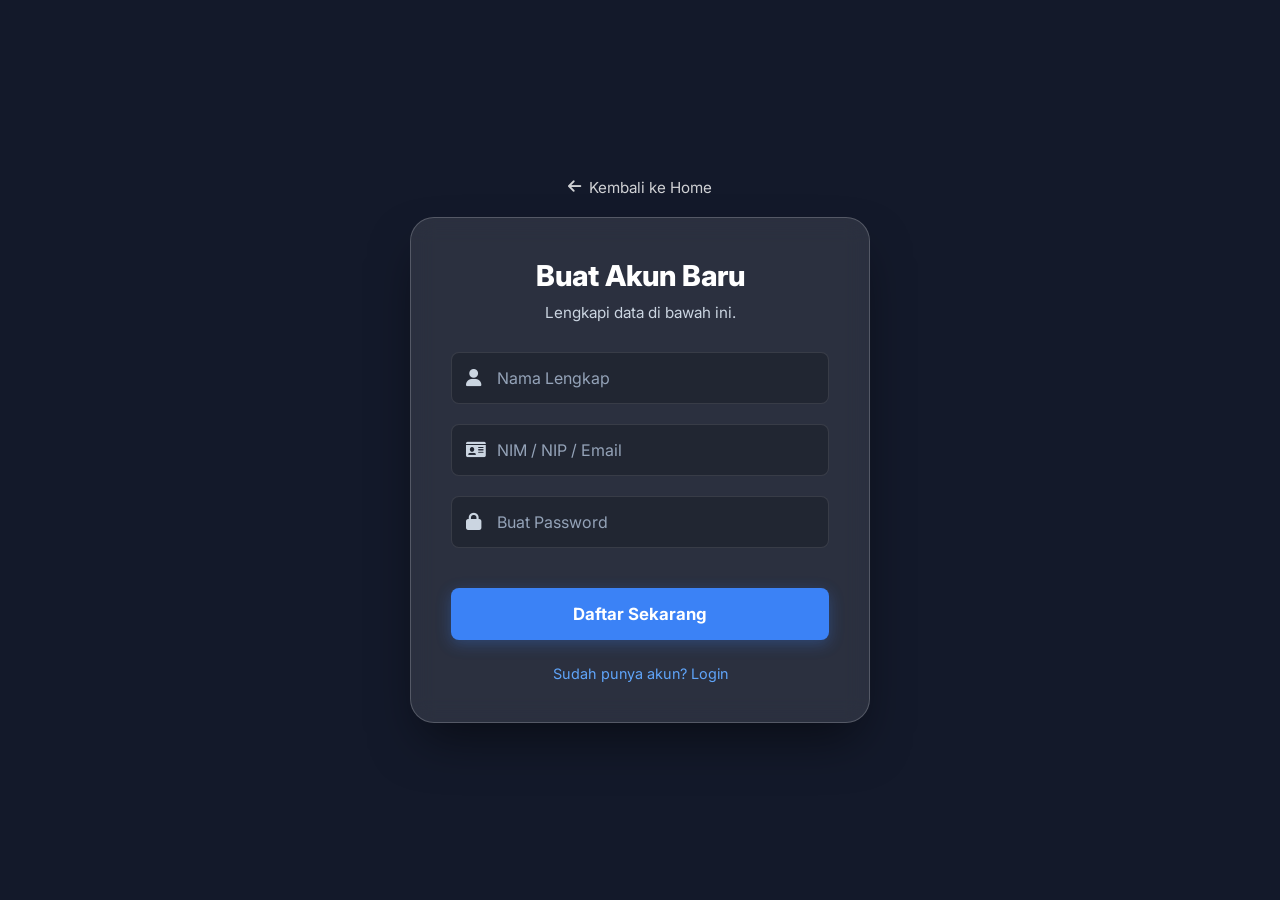
<file: daftar.html>
<!DOCTYPE html>
<html lang="id">
<head>
    <meta charset="UTF-8">
    <meta name="viewport" content="width=device-width, initial-scale=1.0">
    <title>Portal UPA TIK POLIJE - Daftar</title>
    <link rel="stylesheet" href="style.css">
    <link rel="stylesheet" href="https://cdnjs.cloudflare.com/ajax/libs/font-awesome/6.0.0/css/all.min.css">
    <link href="https://fonts.googleapis.com/css2?family=Inter:wght@300;400;500;600;700;800&display=swap" rel="stylesheet">
</head>
<body style="background-color: #1a202c;">

    <!-- AUTH LAYOUT -->
    <div id="auth-layout" style="display: block;">
        <section id="page-daftar" class="page auth-page active" style="display: block;">
            <div class="auth-fullscreen-bg">
                <div class="auth-overlay"></div>
                <div class="auth-content-area">
                    <a href="index.html" class="back-link"><i class="fas fa-arrow-left"></i> Kembali ke Home</a>
                    
                    <div class="glass-card">
                        <div class="glass-header">
                            <h2>Buat Akun Baru</h2>
                            <p>Lengkapi data di bawah ini.</p>
                        </div>
                        
                        <div class="glass-form">
                            <div class="input-with-icon">
                                <i class="fas fa-user icon"></i>
                                <input type="text" placeholder="Nama Lengkap">
                            </div>
                            <div class="input-with-icon">
                                <i class="fas fa-id-card icon"></i>
                                <input type="text" placeholder="NIM / NIP / Email">
                            </div>
                            <div class="input-with-icon">
                                <i class="fas fa-lock icon"></i>
                                <input type="password" placeholder="Buat Password">
                            </div>
                            
                            <button class="btn-glass-primary" style="margin-top:20px" onclick="alert('Pendaftaran Berhasil!'); window.location.href='login.html'">Daftar Sekarang</button>
                            
                            <div class="glass-footer">
                                <a href="login.html">Sudah punya akun? Login</a>
                            </div>
                        </div>
                    </div>
                </div>
            </div>
        </section>
    </div>

    <script src="script.js"></script>
</body>
</html>
</file>
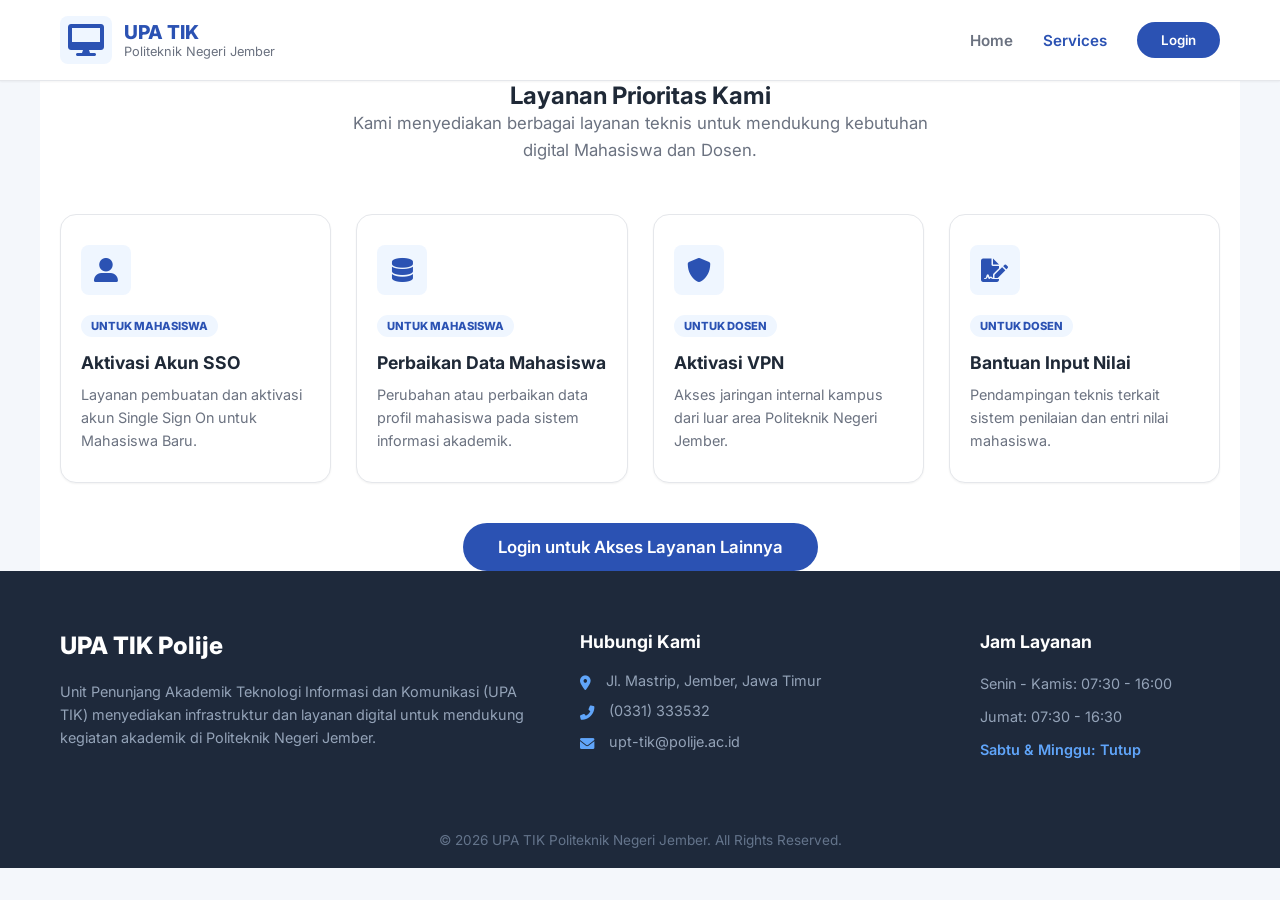
<file: layanan.html>
<!DOCTYPE html>
<html lang="id">
<head>
    <meta charset="UTF-8">
    <meta name="viewport" content="width=device-width, initial-scale=1.0">
    <title>Portal UPA TIK POLIJE - Layanan</title>
    <link rel="stylesheet" href="style.css">
    <link rel="stylesheet" href="https://cdnjs.cloudflare.com/ajax/libs/font-awesome/6.0.0/css/all.min.css">
    <link href="https://fonts.googleapis.com/css2?family=Inter:wght@300;400;500;600;700;800&display=swap" rel="stylesheet">
</head>
<body style="background-color: #f4f7fb;">

    <!-- PUBLIC LAYOUT -->
    <div id="public-layout" style="display: flex;">
        <header class="public-header">
            <div class="container header-container">
                <div class="logo-area" onclick="window.location.href='index.html'">
                    <i class="fas fa-desktop logo-icon"></i>
                    <div class="logo-text">
                        <strong>UPA TIK</strong>
                        <span>Politeknik Negeri Jember</span>
                    </div>
                </div>
                <nav class="top-nav">
                    <ul>
                        <li onclick="window.location.href='index.html'">Home</li>
                        <li class="active" onclick="window.location.href='layanan.html'">Services</li>
                        <li><button class="btn-top-login" onclick="window.location.href='login.html'">Login</button></li>
                    </ul>
                </nav>
            </div>
        </header>

        <main class="public-main">
            <!-- PAGE: LAYANAN -->
            <section id="page-layanan" class="page active" style="display: block;">
                <div class="container page-padding">
                    <div class="text-center" style="margin-bottom: 40px;">
                        <h2>Layanan Prioritas Kami</h2>
                        <p class="subtitle">Kami menyediakan berbagai layanan teknis untuk mendukung kebutuhan digital Mahasiswa dan Dosen.</p>
                    </div>
                    <div class="public-services-grid">
                        <div class="pub-service-card" onclick="window.location.href='login.html'">
                            <div class="icon-wrapper"><i class="fas fa-user-alt"></i></div>
                            <span class="badge-role">UNTUK MAHASISWA</span>
                            <h3>Aktivasi Akun SSO</h3>
                            <p>Layanan pembuatan dan aktivasi akun Single Sign On untuk Mahasiswa Baru.</p>
                        </div>
                        <div class="pub-service-card" onclick="window.location.href='login.html'">
                            <div class="icon-wrapper"><i class="fas fa-database"></i></div>
                            <span class="badge-role">UNTUK MAHASISWA</span>
                            <h3>Perbaikan Data Mahasiswa</h3>
                            <p>Perubahan atau perbaikan data profil mahasiswa pada sistem informasi akademik.</p>
                        </div>
                        <div class="pub-service-card" onclick="window.location.href='login.html'">
                            <div class="icon-wrapper"><i class="fas fa-shield-alt"></i></div>
                            <span class="badge-role">UNTUK DOSEN</span>
                            <h3>Aktivasi VPN</h3>
                            <p>Akses jaringan internal kampus dari luar area Politeknik Negeri Jember.</p>
                        </div>
                        <div class="pub-service-card" onclick="window.location.href='login.html'">
                            <div class="icon-wrapper"><i class="fas fa-file-signature"></i></div>
                            <span class="badge-role">UNTUK DOSEN</span>
                            <h3>Bantuan Input Nilai</h3>
                            <p>Pendampingan teknis terkait sistem penilaian dan entri nilai mahasiswa.</p>
                        </div>
                    </div>
                    <div class="text-center" style="margin-top:40px;">
                        <button class="btn-solid-blue" onclick="window.location.href='login.html'">Login untuk Akses Layanan Lainnya</button>
                    </div>
                </div>
            </section>
        </main>

        <footer class="public-footer">
            <div class="container footer-grid">
                <div class="footer-col">
                    <div class="footer-logo-area">
                        <strong>UPA TIK Polije</strong>
                    </div>
                    <p>Unit Penunjang Akademik Teknologi Informasi dan Komunikasi (UPA TIK) menyediakan infrastruktur dan layanan digital untuk mendukung kegiatan akademik di Politeknik Negeri Jember.</p>
                </div>
                <div class="footer-col">
                    <h4>Hubungi Kami</h4>
                    <ul>
                        <li><i class="fas fa-map-marker-alt"></i> Jl. Mastrip, Jember, Jawa Timur</li>
                        <li><i class="fas fa-phone-alt"></i> (0331) 333532</li>
                        <li><i class="fas fa-envelope"></i> upt-tik@polije.ac.id</li>
                    </ul>
                </div>
                <div class="footer-col">
                    <h4>Jam Layanan</h4>
                    <p>Senin - Kamis: 07:30 - 16:00</p>
                    <p>Jumat: 07:30 - 16:30</p>
                    <p class="text-blue-light">Sabtu & Minggu: Tutup</p>
                </div>
            </div>
            <div class="footer-bottom">
                <p>&copy; 2026 UPA TIK Politeknik Negeri Jember. All Rights Reserved.</p>
            </div>
        </footer>
    </div>

    <script src="script.js"></script>
</body>
</html>
</file>
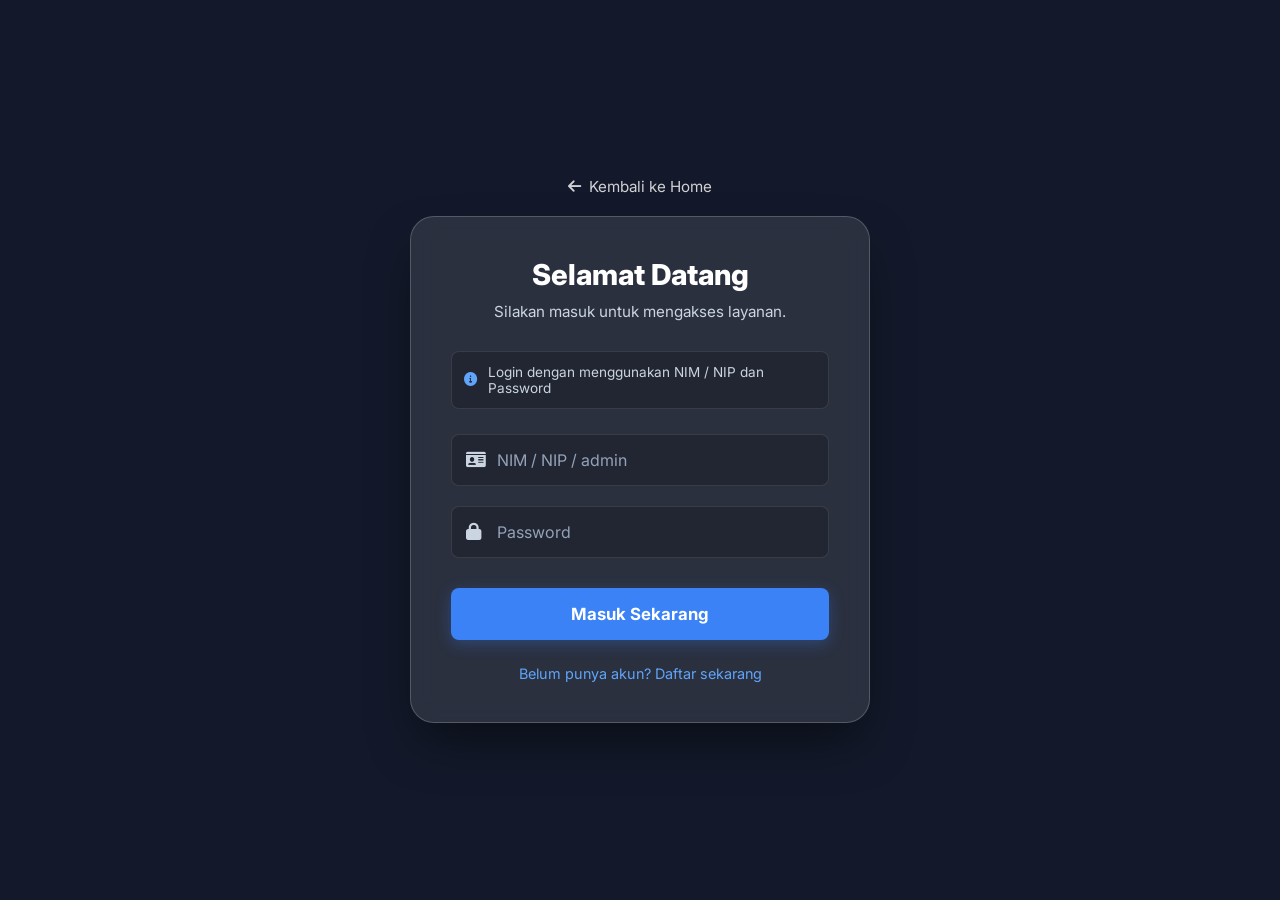
<file: login.html>
<!DOCTYPE html>
<html lang="id">
<head>
    <meta charset="UTF-8">
    <meta name="viewport" content="width=device-width, initial-scale=1.0">
    <title>Portal UPA TIK POLIJE - Login</title>
    <link rel="stylesheet" href="style.css">
    <link rel="stylesheet" href="https://cdnjs.cloudflare.com/ajax/libs/font-awesome/6.0.0/css/all.min.css">
    <link href="https://fonts.googleapis.com/css2?family=Inter:wght@300;400;500;600;700;800&display=swap" rel="stylesheet">
</head>
<body style="background-color: #1a202c;">

    <!-- AUTH LAYOUT -->
    <div id="auth-layout" style="display: block;">
        <section id="page-login" class="page auth-page active" style="display: block;">
            <div class="auth-fullscreen-bg">
                <div class="auth-overlay"></div>
                <div class="auth-content-area">
                    <a href="index.html" class="back-link"><i class="fas fa-arrow-left"></i> Kembali ke Home</a>
                    
                    <div class="glass-card">
                        <div class="glass-header">
                            <h2>Selamat Datang</h2>
                            <p>Silakan masuk untuk mengakses layanan.</p>
                        </div>
                        
                        <div class="info-box">
                            <i class="fas fa-info-circle"></i> <span id="login-info-text">Login dengan menggunakan NIM / NIP dan Password</span>
                        </div>

                        <div class="glass-form">
                            <div class="input-with-icon">
                                <i class="fas fa-id-card icon" id="icon-identity"></i>
                                <input type="text" placeholder="NIM / NIP / admin" id="login-id">
                            </div>
                            <div class="input-with-icon">
                                <i class="fas fa-lock icon"></i>
                                <input type="password" placeholder="Password" id="login-pass">
                            </div>
                            
                            <button class="btn-glass-primary" onclick="loginUser()">Masuk Sekarang</button>
                            
                            <div class="glass-footer">
                                <a href="daftar.html">Belum punya akun? Daftar sekarang</a>
                            </div>
                        </div>
                    </div>
                </div>
            </div>
        </section>
    </div>

    <script src="script.js"></script>
</body>
</html>
</file>
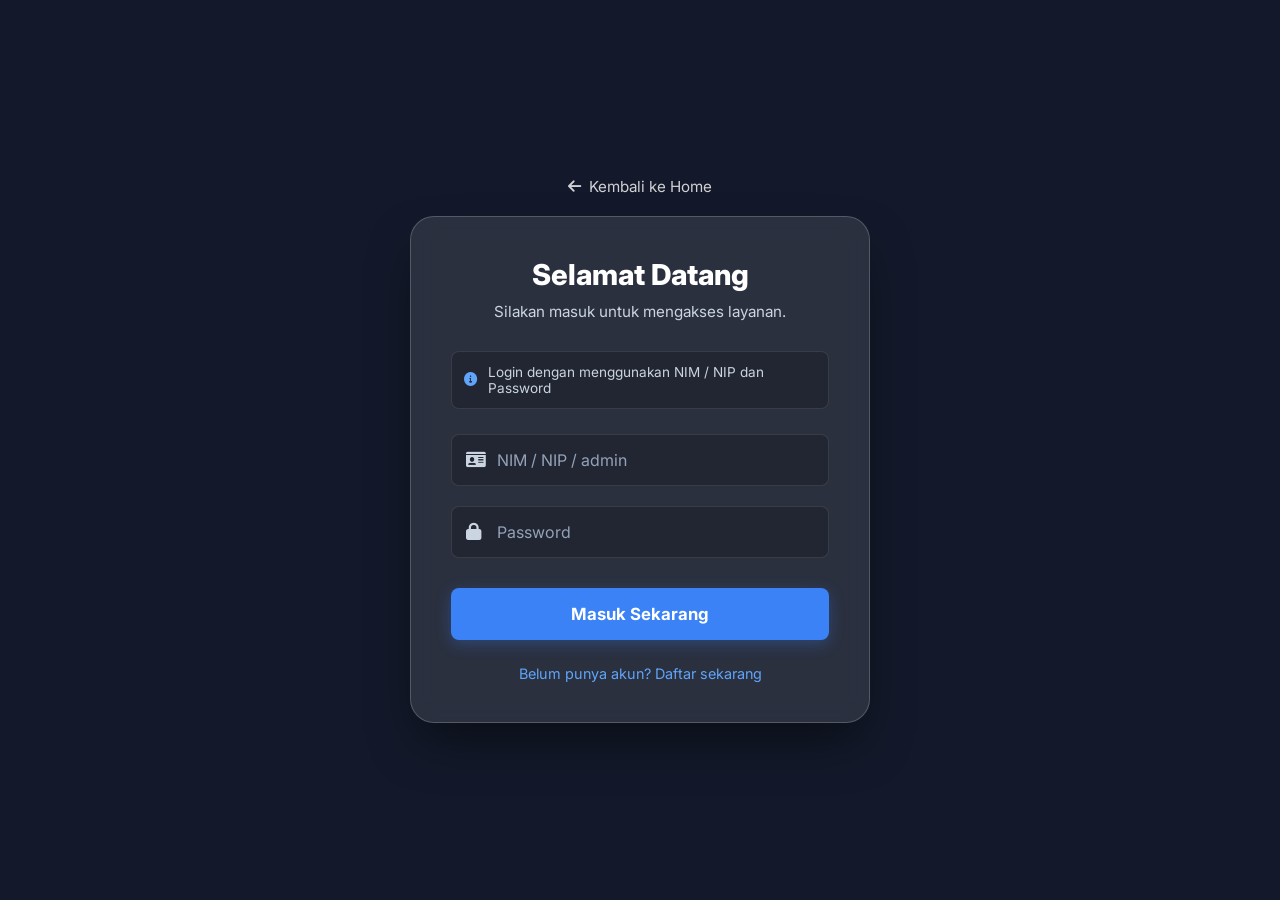
<file: user-form.html>
<!DOCTYPE html>
<html lang="id">
<head>
    <meta charset="UTF-8">
    <meta name="viewport" content="width=device-width, initial-scale=1.0">
    <title>Portal UPA TIK POLIJE - Form Layanan</title>
    <link rel="stylesheet" href="style.css">
    <link rel="stylesheet" href="https://cdnjs.cloudflare.com/ajax/libs/font-awesome/6.0.0/css/all.min.css">
    <link href="https://fonts.googleapis.com/css2?family=Inter:wght@300;400;500;600;700;800&display=swap" rel="stylesheet">
    <style>
        body {
            background-color: #e2e8f0;
            background-image: radial-gradient(circle at top right, #cbd5e1 0%, #e2e8f0 100%);
        }
    </style>
</head>
<body>

    <!-- PRIVATE LAYOUT (SIDEBAR DASHBOARD) -->
    <div id="private-layout" style="display: flex;">
        <div class="main-container">
            <div class="web-frame">
                <nav class="sidebar">
                    <div class="menu-toggle"><i class="fas fa-bars"></i></div>
                    <div class="sidebar-user-info">
                        <div class="upa-avatar-placeholder"></div>
                        <h4>Portal User</h4>
                    </div>
                    <ul>
                        <li onclick="window.location.href='user-riwayat.html'"><i class="fas fa-history"></i> Riwayat</li>
                        <li class="active" onclick="window.location.href='user-form.html'"><i class="fas fa-plus-circle"></i> Buat Layanan</li>
                        <li onclick="logoutUser()" class="logout-btn"><i class="fas fa-sign-out-alt"></i> Logout</li>
                    </ul>
                </nav>

                <main class="content-area light-bg">
                    <!-- PAGE: FORM LAYANAN -->
                    <section id="page-form-layanan" class="page active" style="display: block;">
                        <h1 class="content-title">Form Layanan</h1>
                        <div class="form-container-card" style="margin: 0; max-width: 600px;">
                            <div class="form-group">
                                <label>Nama Lengkap:</label>
                                <input type="text" placeholder="Masukkan nama anda">
                            </div>
                            <div class="form-group">
                                <label>NIM / NIK atau Email:</label>
                                <input type="text" placeholder="Masukkan identitas">
                            </div>
                            <div class="form-group">
                                <label>Kategori Masalah:</label>
                                <select class="custom-select">
                                    <option>Aktivasi Akun SSO</option>
                                    <option>Perbaikan Data</option>
                                    <option>Aktivasi VPN</option>
                                    <option>Bantuan Input Nilai</option>
                                    <option>Lainnya</option>
                                </select>
                            </div>
                            <div class="form-group">
                                <label>Deskripsi Masalah:</label>
                                <textarea rows="4" placeholder="Jelaskan kendala secara detail..."></textarea>
                            </div>
                            <button class="btn-kirim" onclick="alert('Laporan Terkirim!'); window.location.href='user-riwayat.html'">Kirim Pengajuan</button>
                        </div>
                    </section>
                </main>
            </div>
        </div>
    </div>

    <script src="script.js"></script>
    <script>
        // Check session
        if(sessionStorage.getItem('isLoggedIn') !== 'true' || sessionStorage.getItem('userRole') !== 'user') {
            window.location.href = 'login.html';
        }
    </script>
</body>
</html>
</file>
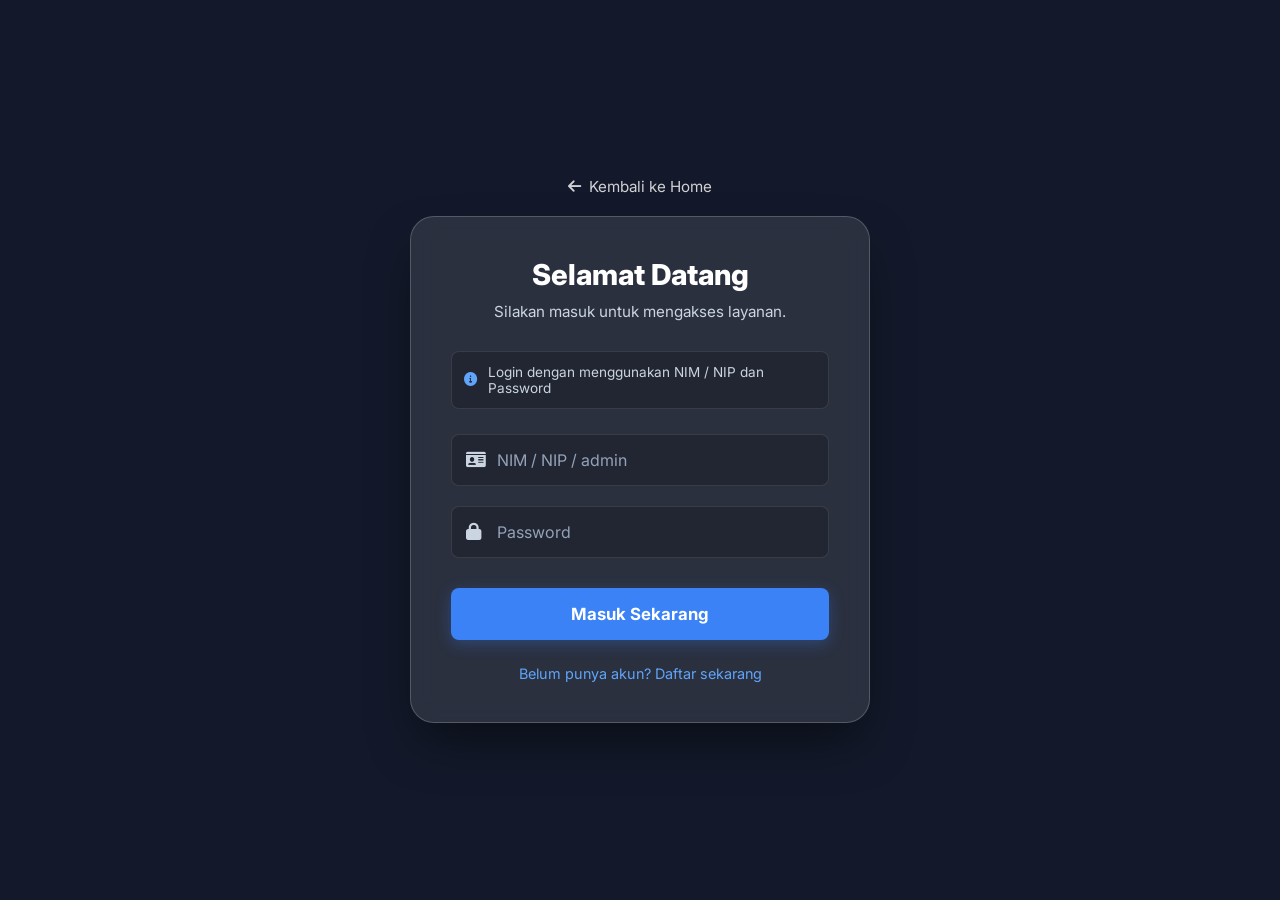
<file: user-riwayat.html>
<!DOCTYPE html>
<html lang="id">
<head>
    <meta charset="UTF-8">
    <meta name="viewport" content="width=device-width, initial-scale=1.0">
    <title>Portal UPA TIK POLIJE - Riwayat Pengguna</title>
    <link rel="stylesheet" href="style.css">
    <link rel="stylesheet" href="https://cdnjs.cloudflare.com/ajax/libs/font-awesome/6.0.0/css/all.min.css">
    <link href="https://fonts.googleapis.com/css2?family=Inter:wght@300;400;500;600;700;800&display=swap" rel="stylesheet">
    <style>
        body {
            background-color: #e2e8f0;
            background-image: radial-gradient(circle at top right, #cbd5e1 0%, #e2e8f0 100%);
        }
    </style>
</head>
<body>

    <!-- PRIVATE LAYOUT (SIDEBAR DASHBOARD) -->
    <div id="private-layout" style="display: flex;">
        <div class="main-container">
            <div class="web-frame">
                <nav class="sidebar">
                    <div class="menu-toggle"><i class="fas fa-bars"></i></div>
                    <div class="sidebar-user-info">
                        <div class="upa-avatar-placeholder"></div>
                        <h4>Portal User</h4>
                    </div>
                    <ul>
                        <li class="active" onclick="window.location.href='user-riwayat.html'"><i class="fas fa-history"></i> Riwayat</li>
                        <li onclick="window.location.href='user-form.html'"><i class="fas fa-plus-circle"></i> Buat Layanan</li>
                        <li onclick="logoutUser()" class="logout-btn"><i class="fas fa-sign-out-alt"></i> Logout</li>
                    </ul>
                </nav>

                <main class="content-area light-bg">
                    <!-- PAGE: RIWAYAT -->
                    <section id="page-riwayat" class="page active" style="display: block;">
                        <div class="page-header">
                            <h1 class="content-title">Riwayat Kunjungan</h1>
                            <button class="btn-primary" onclick="window.location.href='user-form.html'"><i class="fas fa-plus"></i> Tambah Kunjungan</button>
                        </div>
                        
                        <div class="table-container">
                            <table class="riwayat-table">
                                <thead>
                                    <tr>
                                        <th>Tanggal</th>
                                        <th>Jenis Layanan</th>
                                        <th>Status</th>
                                        <th>Aksi</th>
                                    </tr>
                                </thead>
                                <tbody>
                                    <tr>
                                        <td>5 - 03 - 2026</td>
                                        <td><span class="badge-type">SSO Email</span></td>
                                        <td><span class="status-pending">Tertunda</span></td>
                                        <td><a href="#" class="btn-detail">Lihat Detail</a></td>
                                    </tr>
                                    <tr>
                                        <td>6 - 01 - 2026</td>
                                        <td><span class="badge-type">Reset Password</span></td>
                                        <td><span class="status-success">Selesai</span></td>
                                        <td><a href="#" class="btn-detail">Lihat Detail</a></td>
                                    </tr>
                                    <tr>
                                        <td>7 - 08 - 2025</td>
                                        <td><span class="badge-type">SSO Email</span></td>
                                        <td><span class="status-success">Selesai</span></td>
                                        <td><a href="#" class="btn-detail">Lihat Detail</a></td>
                                    </tr>
                                </tbody>
                            </table>
                        </div>
                    </section>
                </main>
            </div>
        </div>
    </div>

    <script src="script.js"></script>
    <script>
        // Check session
        if(sessionStorage.getItem('isLoggedIn') !== 'true' || sessionStorage.getItem('userRole') !== 'user') {
            window.location.href = 'login.html';
        }
    </script>
</body>
</html>
</file>
<file: style.css>
@import url('https://fonts.googleapis.com/css2?family=Inter:wght@300;400;500;600;700;800&display=swap');

:root {
    --primary: #2b52b3; /* Biru dari referensi gambar */
    --primary-hover: #1e3a8a;
    --primary-light: #eff6ff;
    --sidebar-bg: #0f172a;
    --sidebar-hover: #1e293b;
    --sidebar-active: #2b52b3;
    --bg-main: #f4f7fb;
    --text-main: #1f2937;
    --text-muted: #6b7280;
    --border-color: #e5e7eb;
    --card-bg: #ffffff;
    --footer-bg: #1e293b; /* Biru gelap untuk footer/cta */
    --shadow-sm: 0 1px 2px 0 rgba(0, 0, 0, 0.05);
    --shadow-md: 0 4px 6px -1px rgba(0, 0, 0, 0.1), 0 2px 4px -1px rgba(0, 0, 0, 0.06);
    --shadow-lg: 0 10px 15px -3px rgba(0, 0, 0, 0.1), 0 4px 6px -2px rgba(0, 0, 0, 0.05);
    --shadow-xl: 0 20px 25px -5px rgba(0, 0, 0, 0.1), 0 10px 10px -5px rgba(0, 0, 0, 0.04);
    --radius-md: 8px;
    --radius-lg: 16px;
    --radius-xl: 24px;
}

* {
    margin: 0;
    padding: 0;
    box-sizing: border-box;
    font-family: 'Inter', sans-serif;
}

body {
    background-color: var(--bg-main);
    color: var(--text-main);
    display: flex;
    flex-direction: column;
    min-height: 100vh;
}

/* =========================================
   PUBLIC LAYOUT 
   ========================================= */
#public-layout {
    width: 100%;
    display: flex;
    flex-direction: column;
    min-height: 100vh;
}

.container {
    max-width: 1200px;
    margin: 0 auto;
    padding: 0 20px;
    width: 100%;
}

.text-center { text-align: center; }

/* --- Top Header --- */
.public-header {
    background-color: #ffffff;
    border-bottom: 1px solid var(--border-color);
    position: sticky;
    top: 0;
    z-index: 50;
    box-shadow: var(--shadow-sm);
}

.header-container {
    display: flex;
    justify-content: space-between;
    align-items: center;
    height: 80px;
}

.logo-area {
    display: flex;
    align-items: center;
    gap: 12px;
    cursor: pointer;
}

.logo-icon {
    font-size: 2rem;
    color: var(--primary);
    background: var(--primary-light);
    padding: 8px;
    border-radius: var(--radius-md);
}

.logo-text {
    display: flex;
    flex-direction: column;
}

.logo-text strong {
    font-size: 1.2rem;
    font-weight: 800;
    color: var(--primary);
    line-height: 1.2;
}

.logo-text span {
    font-size: 0.8rem;
    color: var(--text-muted);
}

.top-nav ul {
    list-style: none;
    display: flex;
    align-items: center;
    gap: 30px;
}

.top-nav ul li {
    font-size: 0.95rem;
    font-weight: 600;
    color: var(--text-muted);
    cursor: pointer;
    transition: color 0.2s;
}

.top-nav ul li:hover, .top-nav ul li.active {
    color: var(--primary);
}

.btn-top-login {
    background-color: var(--primary);
    color: #fff;
    border: none;
    padding: 10px 24px;
    border-radius: 30px;
    font-weight: 600;
    cursor: pointer;
    transition: all 0.2s;
}

.btn-top-login:hover {
    background-color: var(--primary-hover);
    box-shadow: 0 4px 10px rgba(43, 82, 179, 0.3);
}

/* --- Hero Section --- */
.hero-section {
    background-color: #1e293b;
    background-image: linear-gradient(rgba(30, 41, 59, 0.85), rgba(30, 41, 59, 0.85)), url('https://images.unsplash.com/photo-1541339907198-e08756dedf3f?ixlib=rb-4.0.3&auto=format&fit=crop&w=1920&q=80');
    background-size: cover;
    background-position: center;
    color: #ffffff;
    padding: 120px 0;
    text-align: center;
    position: relative;
}

.hero-content h1 {
    font-size: 3.5rem;
    font-weight: 800;
    line-height: 1.1;
    margin-bottom: 20px;
    letter-spacing: -1px;
}

.hero-content h1 span {
    color: #60a5fa; /* Biru terang */
}

.hero-content p {
    font-size: 1.1rem;
    max-width: 600px;
    margin: 0 auto 40px auto;
    color: #cbd5e1;
    line-height: 1.6;
}

.btn-hero {
    background-color: #3b82f6;
    color: #fff;
    border: none;
    padding: 15px 35px;
    border-radius: 30px;
    font-size: 1.05rem;
    font-weight: 600;
    cursor: pointer;
    transition: all 0.3s;
    display: inline-flex;
    align-items: center;
    gap: 10px;
    box-shadow: 0 4px 15px rgba(59, 130, 246, 0.4);
}

.btn-hero:hover {
    background-color: #2563eb;
    transform: translateY(-3px);
}

/* --- Services Overview --- */
.services-overview-section, .page-padding {
    padding: 80px 0;
    background-color: #fff;
}

.services-overview-section h2 {
    font-size: 2.2rem;
    font-weight: 800;
    color: var(--text-main);
    margin-bottom: 15px;
}

.subtitle {
    color: var(--text-muted);
    font-size: 1.05rem;
    max-width: 600px;
    margin: 0 auto 50px auto;
    line-height: 1.6;
}

.public-services-grid {
    display: grid;
    grid-template-columns: repeat(4, 1fr);
    gap: 25px;
}

.pub-service-card {
    background: #fff;
    border: 1px solid var(--border-color);
    border-radius: var(--radius-lg);
    padding: 30px 20px;
    text-align: left;
    transition: all 0.3s;
    cursor: pointer;
    box-shadow: var(--shadow-sm);
    display: flex;
    flex-direction: column;
}

.pub-service-card:hover {
    border-color: var(--primary);
    box-shadow: var(--shadow-lg);
    transform: translateY(-5px);
}

.icon-wrapper {
    width: 50px;
    height: 50px;
    background-color: var(--primary-light);
    color: var(--primary);
    display: flex;
    justify-content: center;
    align-items: center;
    font-size: 1.5rem;
    border-radius: var(--radius-md);
    margin-bottom: 20px;
}

.badge-role {
    font-size: 0.7rem;
    font-weight: 800;
    color: var(--primary);
    background: var(--primary-light);
    padding: 4px 10px;
    border-radius: 20px;
    display: inline-block;
    margin-bottom: 15px;
    align-self: flex-start;
}

.pub-service-card h3 {
    font-size: 1.1rem;
    font-weight: 700;
    color: var(--text-main);
    margin-bottom: 10px;
}

.pub-service-card p {
    font-size: 0.9rem;
    color: var(--text-muted);
    line-height: 1.6;
}

/* --- CTA Section --- */
.cta-section {
    background-color: var(--primary);
    color: #fff;
    padding: 80px 0;
}

.cta-section h2 {
    font-size: 2.2rem;
    font-weight: 800;
    margin-bottom: 15px;
}

.cta-section p {
    font-size: 1.1rem;
    color: #bfdbfe;
    max-width: 600px;
    margin: 0 auto 40px auto;
}

.cta-buttons {
    display: flex;
    justify-content: center;
    gap: 20px;
}

.btn-solid-white {
    background-color: #fff;
    color: var(--primary);
    border: none;
    padding: 14px 30px;
    border-radius: 30px;
    font-weight: 700;
    cursor: pointer;
    transition: all 0.3s;
}

.btn-solid-white:hover {
    background-color: #f8fafc;
    transform: translateY(-2px);
    box-shadow: 0 4px 15px rgba(0,0,0,0.1);
}

.btn-outline-white {
    background-color: transparent;
    color: #fff;
    border: 1.5px solid #fff;
    padding: 14px 30px;
    border-radius: 30px;
    font-weight: 700;
    cursor: pointer;
    transition: all 0.3s;
}

.btn-outline-white:hover {
    background-color: rgba(255,255,255,0.1);
}

/* --- Public Footer --- */
.public-footer {
    background-color: var(--footer-bg);
    color: #94a3b8;
    padding: 60px 0 20px 0;
    font-size: 0.9rem;
}

.footer-grid {
    display: grid;
    grid-template-columns: 2fr 1fr 1fr;
    gap: 50px;
    margin-bottom: 50px;
}

.footer-logo-area {
    margin-bottom: 20px;
}

.footer-logo-area strong {
    color: #fff;
    font-size: 1.5rem;
    font-weight: 800;
}

.footer-col h4 {
    color: #fff;
    font-size: 1.1rem;
    font-weight: 700;
    margin-bottom: 20px;
}

.footer-col ul {
    list-style: none;
}

.footer-col ul li {
    margin-bottom: 12px;
    display: flex;
    gap: 15px;
    align-items: flex-start;
}

.footer-col ul li i {
    color: #60a5fa;
    margin-top: 4px;
}

.footer-col p {
    margin-bottom: 10px;
    line-height: 1.6;
}

.text-blue-light {
    color: #60a5fa;
    font-weight: 600;
}

.footer-bottom {
    text-align: center;
    border-top: 1px solid rgba(255,255,255,0.1);
    padding-top: 20px;
    font-size: 0.85rem;
}

/* =========================================
   PRIVATE LAYOUT (SIDEBAR DASHBOARD) 
   ========================================= */
#private-layout {
    display: flex;
    width: 100vw;
    height: 100vh;
    overflow: hidden;
}

.main-container {
    width: 100%;
    height: 100%;
}

.web-frame {
    background-color: var(--card-bg);
    width: 100%;
    height: 100%;
    display: flex;
}

.sidebar {
    width: 260px;
    background-color: var(--sidebar-bg);
    color: #fff;
    display: flex;
    flex-direction: column;
    padding: 30px 15px;
    flex-shrink: 0;
}

.menu-toggle {
    font-size: 1.5rem;
    padding: 0 15px 20px 15px;
    cursor: pointer;
    color: #f8fafc;
}

.upa-avatar-placeholder {
    width: 50px;
    height: 50px;
    background: var(--primary);
    border-radius: 50%;
    margin: 0 auto 10px auto;
    display: flex;
    justify-content: center;
    align-items: center;
    font-size: 1.2rem;
}

.upa-avatar-placeholder::before {
    content: "\f007"; /* User icon */
    font-family: "Font Awesome 6 Free";
    font-weight: 900;
}

.sidebar ul {
    list-style: none;
    display: flex;
    flex-direction: column;
    gap: 8px;
}

.sidebar ul li {
    padding: 14px 20px;
    font-size: 0.95rem;
    font-weight: 500;
    cursor: pointer;
    border-radius: var(--radius-md);
    transition: all 0.2s;
    color: #cbd5e1;
    display: flex;
    align-items: center;
    gap: 12px;
}

.sidebar ul li:hover {
    background-color: var(--sidebar-hover);
    color: #fff;
    transform: translateX(4px);
}

.sidebar ul li.active {
    background: var(--sidebar-active);
    color: #fff;
    font-weight: 600;
}

.sidebar ul li i {
    width: 20px;
    text-align: center;
    font-size: 1.1rem;
}

.logout-btn:hover {
    background-color: rgba(239, 68, 68, 0.1) !important;
    color: #ef4444 !important;
}

/* --- Dashboard Content --- */
.content-area {
    flex-grow: 1;
    display: flex;
    flex-direction: column;
    background-color: #f8fafc;
    position: relative;
    overflow-y: auto;
    padding: 50px;
}

.page-header {
    display: flex;
    justify-content: space-between;
    align-items: center;
    margin-bottom: 30px;
}

.content-title {
    font-weight: 800;
    font-size: 2rem;
    color: var(--text-main);
    letter-spacing: -0.5px;
}

/* Riwayat Table */
.table-container {
    background: #fff;
    border-radius: var(--radius-lg);
    box-shadow: var(--shadow-sm);
    overflow: hidden;
    border: 1px solid var(--border-color);
}

.riwayat-table {
    width: 100%;
    border-collapse: collapse;
}

.riwayat-table th, .riwayat-table td {
    padding: 18px 24px;
    text-align: left;
    border-bottom: 1px solid var(--border-color);
}

.riwayat-table th {
    background-color: #f8fafc;
    font-weight: 700;
    font-size: 0.85rem;
    color: var(--text-muted);
    text-transform: uppercase;
}

.riwayat-table tbody tr:hover {
    background-color: #f1f5f9;
}

.badge-type {
    background-color: var(--primary-light);
    color: var(--primary);
    padding: 6px 14px;
    border-radius: 20px;
    font-size: 0.85rem;
    font-weight: 700;
}

.status-pending {
    color: #d97706;
    background-color: #fef3c7;
    padding: 6px 14px;
    border-radius: 20px;
    font-size: 0.85rem;
    font-weight: 700;
}

.status-success {
    color: #059669;
    background-color: #d1fae5;
    padding: 6px 14px;
    border-radius: 20px;
    font-size: 0.85rem;
    font-weight: 700;
}

.btn-detail {
    color: var(--primary);
    text-decoration: none;
    font-weight: 600;
    font-size: 0.95rem;
}

.btn-detail:hover {
    text-decoration: underline;
}

/* =========================================
   AUTH LAYOUT (GLASSMORPHISM FULLSCREEN) 
   ========================================= */
.auth-fullscreen-bg {
    background-image: url('https://images.unsplash.com/photo-1558494949-ef010cbdcc31?ixlib=rb-4.0.3&auto=format&fit=crop&w=1920&q=80');
    background-size: cover;
    background-position: center;
    width: 100vw;
    height: 100vh;
    position: fixed;
    top: 0;
    left: 0;
    display: flex;
    justify-content: center;
    align-items: center;
    z-index: 100;
}

.auth-overlay {
    position: absolute;
    top: 0;
    left: 0;
    width: 100%;
    height: 100%;
    background: rgba(15, 23, 42, 0.6); /* Dark blue overlay */
    backdrop-filter: blur(8px);
}

.auth-content-area {
    position: relative;
    z-index: 2;
    width: 100%;
    max-width: 500px;
    padding: 20px;
}

.back-link {
    color: #fff;
    text-decoration: none;
    font-size: 0.95rem;
    display: flex;
    align-items: center;
    gap: 8px;
    margin-bottom: 20px;
    opacity: 0.8;
    transition: opacity 0.2s;
    justify-content: center;
}

.back-link:hover {
    opacity: 1;
}

.glass-card {
    background: rgba(255, 255, 255, 0.1);
    backdrop-filter: blur(12px);
    -webkit-backdrop-filter: blur(12px);
    border: 1px solid rgba(255, 255, 255, 0.2);
    border-radius: var(--radius-xl);
    padding: 40px;
    box-shadow: 0 25px 50px -12px rgba(0, 0, 0, 0.5);
    color: #fff;
    text-align: center;
}

.glass-header h2 {
    font-size: 1.8rem;
    font-weight: 800;
    margin-bottom: 10px;
}

.glass-header p {
    font-size: 0.95rem;
    color: #cbd5e1;
    margin-bottom: 30px;
}

.role-toggle {
    display: flex;
    background: rgba(0, 0, 0, 0.2);
    border-radius: var(--radius-md);
    padding: 5px;
    margin-bottom: 25px;
}

.role-btn {
    flex: 1;
    background: transparent;
    border: none;
    color: #cbd5e1;
    padding: 12px;
    border-radius: var(--radius-md);
    font-size: 0.95rem;
    font-weight: 600;
    cursor: pointer;
    transition: all 0.3s;
    display: flex;
    align-items: center;
    justify-content: center;
    gap: 8px;
}

.role-btn.active {
    background: #3b82f6; /* Blue matching screenshot */
    color: #fff;
    box-shadow: 0 4px 10px rgba(59, 130, 246, 0.3);
}

.info-box {
    background: rgba(0, 0, 0, 0.2);
    border: 1px solid rgba(255, 255, 255, 0.1);
    padding: 12px;
    border-radius: var(--radius-md);
    font-size: 0.85rem;
    color: #cbd5e1;
    margin-bottom: 25px;
    display: flex;
    align-items: center;
    gap: 10px;
    text-align: left;
}

.info-box i {
    color: #60a5fa;
}

.input-with-icon {
    position: relative;
    margin-bottom: 20px;
}

.input-with-icon .icon {
    position: absolute;
    left: 15px;
    top: 50%;
    transform: translateY(-50%);
    color: #cbd5e1;
    font-size: 1.1rem;
}

.input-with-icon input {
    width: 100%;
    background: rgba(0, 0, 0, 0.2);
    border: 1px solid rgba(255, 255, 255, 0.1);
    border-radius: var(--radius-md);
    padding: 15px 15px 15px 45px;
    color: #fff;
    font-size: 1rem;
    outline: none;
    transition: all 0.3s;
}

.input-with-icon input::placeholder {
    color: #94a3b8;
}

.input-with-icon input:focus {
    border-color: #3b82f6;
    background: rgba(0, 0, 0, 0.3);
    box-shadow: 0 0 0 3px rgba(59, 130, 246, 0.2);
}

.btn-glass-primary {
    width: 100%;
    background: #3b82f6;
    color: #fff;
    border: none;
    padding: 16px;
    border-radius: var(--radius-md);
    font-size: 1.05rem;
    font-weight: 700;
    cursor: pointer;
    margin-top: 10px;
    transition: all 0.3s;
    box-shadow: 0 4px 15px rgba(59, 130, 246, 0.3);
}

.btn-glass-primary:hover {
    background: #2563eb;
    transform: translateY(-2px);
}

.glass-footer {
    margin-top: 25px;
    font-size: 0.9rem;
}

.glass-footer a {
    color: #60a5fa;
    text-decoration: none;
    transition: color 0.2s;
}

.glass-footer a:hover {
    color: #93c5fd;
    text-decoration: underline;
}

/* Forms (Private Dashboard) */
.form-group {
    margin-bottom: 20px;
}

.form-group label {
    display: block;
    font-size: 0.95rem;
    font-weight: 600;
    margin-bottom: 8px;
    color: var(--text-main);
}

.form-group input, .form-group textarea, .custom-select {
    width: 100%;
    padding: 14px 16px;
    border: 1px solid #cbd5e1;
    border-radius: var(--radius-md);
    outline: none;
    font-size: 1rem;
    background-color: #f8fafc;
    transition: all 0.2s;
}

.form-group input:focus, .form-group textarea:focus, .custom-select:focus {
    border-color: var(--primary);
    background-color: #fff;
    box-shadow: 0 0 0 3px rgba(43, 82, 179, 0.15);
}

.custom-select {
    appearance: none;
    background-image: url("data:image/svg+xml;charset=US-ASCII,%3Csvg%20xmlns%3D%22http%3A%2F%2Fwww.w3.org%2F2000%2Fsvg%22%20width%3D%22292.4%22%20height%3D%22292.4%22%3E%3Cpath%20fill%3D%22%231f2937%22%20d%3D%22M287%2069.4a17.6%2017.6%200%200%200-13-5.4H18.4c-5%200-9.3%201.8-12.9%205.4A17.6%2017.6%200%200%200%200%2082.2c0%205%201.8%209.3%205.4%2012.9l128%20127.9c3.6%203.6%207.8%205.4%2012.8%205.4s9.2-1.8%2012.8-5.4L287%2095c3.5-3.5%205.4-7.8%205.4-12.8%200-5-1.9-9.2-5.5-12.8z%22%2F%3E%3C%2Fsvg%3E");
    background-repeat: no-repeat;
    background-position: right 15px top 50%;
    background-size: 12px auto;
}

.form-container-card {
    background: #fff;
    padding: 40px;
    border-radius: var(--radius-lg);
    box-shadow: var(--shadow-lg);
    border: 1px solid var(--border-color);
    text-align: left;
}

.btn-kirim, .btn-primary {
    background-color: var(--primary);
    color: #fff;
    border: none;
    padding: 14px 24px;
    border-radius: var(--radius-md);
    font-weight: 700;
    font-size: 1rem;
    cursor: pointer;
    transition: all 0.2s;
    box-shadow: 0 4px 10px rgba(43, 82, 179, 0.2);
}

.btn-kirim { margin-top: 20px; }

.btn-kirim:hover, .btn-primary:hover {
    background-color: var(--primary-hover);
    transform: translateY(-2px);
}

.btn-solid-blue {
    background-color: var(--primary);
    color: #fff;
    border: none;
    padding: 14px 35px;
    border-radius: 30px;
    font-size: 1.05rem;
    font-weight: 600;
    cursor: pointer;
    transition: all 0.3s;
}
.btn-solid-blue:hover {
    background-color: var(--primary-hover);
}

/* Page Logic */
.page { display: none; }
.page.active { 
    display: block; 
    animation: fadeIn 0.4s ease forwards;
}

@keyframes fadeIn {
    from { opacity: 0; transform: translateY(10px); }
    to { opacity: 1; transform: translateY(0); }
}

/* =========================================
   ADMIN LAYOUT (MODERN LIGHT - ALYTICS STYLE) 
   ========================================= */
#admin-layout {
    display: flex;
    height: 100vh;
    width: 100vw;
    overflow: hidden;
    background-color: #fcfcfc; /* Super light background */
    font-family: 'Inter', sans-serif;
}

/* Sidebar Admin Khusus */
.admin-sidebar {
    width: 250px;
    background-color: #ffffff;
    border-right: 1px solid #f1f5f9;
    color: #475569;
    display: flex;
    flex-direction: column;
    height: 100%;
}

.admin-logo {
    display: flex;
    align-items: center;
    gap: 12px;
    padding: 25px;
    font-size: 1.2rem;
    font-weight: 700;
    color: #0f172a;
    cursor: pointer;
}

.admin-logo img, .admin-logo i {
    width: 30px;
    height: 30px;
    border-radius: 6px;
    background: #eef2ff;
    padding: 4px;
    display: flex;
    align-items: center;
    justify-content: center;
    box-sizing: border-box;
}

.admin-search-sidebar {
    padding: 0 15px 20px 15px;
}

.admin-search-sidebar .search-box {
    display: flex;
    align-items: center;
    background-color: #f8fafc;
    border: 1px solid #f1f5f9;
    border-radius: 8px;
    padding: 8px 10px;
    gap: 10px;
}

.admin-search-sidebar .search-box i {
    color: #94a3b8;
    font-size: 0.85rem;
    width: 20px;
    text-align: center;
}

.admin-search-sidebar .search-box input {
    border: none;
    background: transparent;
    outline: none;
    font-size: 0.85rem;
    width: 100%;
    color: #475569;
}

.admin-menu {
    list-style: none;
    padding: 0;
    margin: 0;
}

.admin-menu li {
    margin: 0 15px 5px 15px;
    padding: 10px;
    color: #475569;
    font-size: 0.9rem;
    font-weight: 500;
    cursor: pointer;
    border-radius: 8px;
    display: flex;
    align-items: center;
    gap: 12px;
    transition: all 0.2s;
}

.admin-menu li i {
    font-size: 1.1rem;
    color: #94a3b8;
    width: 20px;
    text-align: center;
}

.admin-menu li:hover {
    background-color: #f8fafc;
    color: #0f172a;
}

.admin-menu li.active {
    background-color: #eff6ff;
    color: #2563eb;
    font-weight: 600;
}
.admin-menu li.active i {
    color: #2563eb;
}

.admin-sidebar-bottom {
    margin-top: auto;
    padding: 20px 0;
    border-top: 1px solid #f1f5f9;
}

.admin-sidebar-profile {
    display: flex;
    align-items: center;
    gap: 12px;
    margin-bottom: 15px;
    padding: 0 25px;
}

.admin-sidebar-profile img {
    width: 35px;
    height: 35px;
    border-radius: 50%;
}

.admin-sidebar-profile-text {
    display: flex;
    flex-direction: column;
}

.admin-sidebar-profile-text strong {
    font-size: 0.85rem;
    color: #0f172a;
}
.admin-sidebar-profile-text span {
    font-size: 0.7rem;
    background: #f1f5f9;
    color: #475569;
    padding: 2px 6px;
    border-radius: 4px;
    align-self: flex-start;
    margin-top: 3px;
    font-weight: 600;
}

/* Konten Utama */
.admin-content {
    flex-grow: 1;
    overflow-y: auto;
    padding: 40px;
}

.admin-page-title {
    font-size: 1.5rem;
    color: #0f172a;
    margin-bottom: 30px;
    font-weight: 700;
}

/* Kartu Gaya Baru (Light Theme Bordered) */
.alytics-card {
    background: #ffffff;
    border-radius: 16px;
    border: 1px solid #f1f5f9;
    padding: 25px;
    box-shadow: 0 4px 6px -1px rgba(0, 0, 0, 0.01);
}

.alytics-card h3 {
    font-size: 1.1rem;
    color: #0f172a;
    margin-bottom: 20px;
    font-weight: 700;
}

.card-link-bottom {
    display: inline-block;
    margin-top: 25px;
    color: #3b82f6;
    font-size: 0.85rem;
    text-decoration: none;
    font-weight: 500;
}

/* Top Cards Dashboard */
.admin-top-cards {
    display: grid;
    grid-template-columns: repeat(3, 1fr);
    gap: 25px;
    margin-bottom: 25px;
}

.alytics-stat-card .stat-value {
    display: flex;
    align-items: center;
    gap: 10px;
    font-size: 2.5rem;
    font-weight: 700;
    color: #0f172a;
    margin-bottom: 10px;
}

.alytics-stat-card .stat-trend {
    font-size: 1.5rem;
    color: #3b82f6;
}

.alytics-stat-card .stat-desc {
    font-size: 0.85rem;
    color: #64748b;
}

/* Middle Row */
.admin-middle-cards {
    display: grid;
    grid-template-columns: 1fr;
    gap: 25px;
    margin-bottom: 25px;
}

/* List Antrean Style (Customers) */
.alytics-list {
    display: flex;
    flex-direction: column;
    gap: 5px;
}

.alytics-list-item {
    display: flex;
    align-items: center;
    padding: 12px 15px;
    border-radius: 12px;
    transition: all 0.2s;
    cursor: pointer;
}

.alytics-list-item:hover, .alytics-list-item.active {
    background-color: #eff6ff;
}

.alytics-list-item img {
    width: 40px;
    height: 40px;
    border-radius: 50%;
    margin-right: 15px;
}

.alytics-list-info {
    flex-grow: 1;
}

.alytics-list-info strong {
    display: block;
    font-size: 0.95rem;
    color: #0f172a;
}

.alytics-list-info span {
    font-size: 0.8rem;
    color: #64748b;
}

.alytics-list-actions {
    display: none;
    gap: 15px;
    color: #3b82f6;
    font-size: 1.1rem;
}

.alytics-list-item:hover .alytics-list-actions,
.alytics-list-item.active .alytics-list-actions {
    display: flex;
}

/* Growth Chart Area */
.growth-chart-placeholder {
    height: 150px;
    background: linear-gradient(to bottom, rgba(59,130,246,0.1) 0%, rgba(59,130,246,0) 100%);
    border-bottom: 1px solid #f1f5f9;
    position: relative;
    margin-bottom: 20px;
}
.growth-chart-placeholder svg {
    position: absolute;
    bottom: 0; left: 0; width: 100%; height: 100%;
}

.growth-stats {
    display: flex;
    justify-content: space-between;
}

.growth-stat-item span {
    display: block;
    font-size: 0.85rem;
    color: #64748b;
    margin-bottom: 10px;
}

.growth-stat-item strong {
    display: block;
    font-size: 1.3rem;
    color: #0f172a;
}
.growth-stat-item strong.text-blue {
    color: #2563eb;
}

/* Bottom Row */
.admin-bottom-cards {
    display: grid;
    grid-template-columns: repeat(2, 1fr);
    gap: 25px;
}

.avatars-group {
    display: flex;
    gap: 10px;
}
.avatar-with-dot {
    position: relative;
}
.avatar-with-dot img {
    width: 45px;
    height: 45px;
    border-radius: 50%;
}
.avatar-dot {
    position: absolute;
    top: 0; right: 0;
    width: 12px; height: 12px;
    background-color: #3b82f6;
    border: 2px solid #fff;
    border-radius: 50%;
}

/* Progress Bars Horizontal */
.horizontal-bar-group {
    margin-bottom: 15px;
}
.bar-header {
    display: flex;
    justify-content: space-between;
    font-size: 0.85rem;
    font-weight: 600;
    margin-bottom: 5px;
    color: #0f172a;
}
.bar-track {
    height: 25px;
    background-color: #f1f5f9;
    border-radius: 4px;
    overflow: hidden;
    display: flex;
    align-items: center;
    padding: 0 10px;
    box-sizing: border-box;
    position: relative;
}
.bar-fill {
    position: absolute;
    left: 0; top: 0; bottom: 0;
    background: linear-gradient(90deg, #eff6ff 0%, #dbeafe 100%);
    z-index: 0;
}
.bar-track span {
    position: relative;
    z-index: 1;
    font-size: 0.8rem;
    font-weight: 600;
    color: #0f172a;
}
.bar-track span.bar-value {
    margin-left: auto;
    font-size: 0.75rem;
}

/* Pill Tags */
.pill-tags-container {
    display: flex;
    flex-wrap: wrap;
    gap: 10px;
}
.pill-tag {
    display: inline-flex;
    align-items: center;
    gap: 8px;
    background-color: #eff6ff;
    color: #3b82f6;
    padding: 8px 15px;
    border-radius: 20px;
    font-size: 0.85rem;
    font-weight: 500;
    cursor: pointer;
}
.pill-tag i {
    font-size: 1rem;
}

/* Tabel Admin & Modal Tetap Minimalis */
.admin-table {
    width: 100%;
    border-collapse: collapse;
}
.admin-table th {
    text-align: left;
    padding: 12px 15px;
    font-size: 0.85rem;
    color: #64748b;
    border-bottom: 1px solid #f1f5f9;
}
.admin-table td {
    padding: 15px;
    font-size: 0.9rem;
    color: #334155;
    border-bottom: 1px solid #f1f5f9;
}
.badge-admin {
    padding: 4px 12px;
    border-radius: 20px;
    font-size: 0.75rem;
    font-weight: 600;
}
.badge-active { background-color: #dcfce3; color: #22c55e; }
.badge-inactive { background-color: #fee2e2; color: #ef4444; }

/* Modal Overlay */
.modal-overlay {
    position: fixed;
    top: 0; left: 0; right: 0; bottom: 0;
    background: rgba(0,0,0,0.3); /* Lighter shadow */
    display: flex;
    align-items: center;
    justify-content: center;
    z-index: 1000;
    opacity: 0;
    visibility: hidden;
    transition: all 0.3s;
}
.modal-overlay.active { opacity: 1; visibility: visible; }
.modal-content {
    background: #fff;
    border-radius: 16px;
    width: 600px;
    max-width: 90%;
    box-shadow: 0 20px 40px rgba(0,0,0,0.08);
    transform: translateY(20px);
    transition: all 0.3s;
    overflow: hidden;
}
.modal-overlay.active .modal-content { transform: translateY(0); }
.modal-header {
    padding: 20px 25px;
    display: flex;
    justify-content: space-between;
    align-items: center;
    border-bottom: 1px solid #f1f5f9;
}
.modal-header h3 { font-size: 1.1rem; margin: 0; color: #0f172a; }
.modal-close { background: none; border: none; font-size: 1.2rem; cursor: pointer; color: #94a3b8; }
.modal-body { padding: 25px; }

/* Grid Laporan Layanan */
.layanan-grid {
    display: grid;
    grid-template-columns: repeat(3, 1fr);
    gap: 25px;
    margin-bottom: 30px;
}

.layanan-status-text {
    position: absolute;
    top: 25px;
    right: 25px;
    font-size: 0.75rem;
    font-weight: bold;
}
.text-on { color: #22c55e; }
.text-off { color: #ef4444; }

/* Toggle Switch Button */
.toggle-btn {
    width: 100%;
    padding: 12px;
    border: none;
    border-radius: 8px;
    font-weight: 600;
    font-size: 0.85rem;
    cursor: pointer;
    color: #fff;
    transition: background-color 0.2s;
    margin-top: 15px;
}
.toggle-on { background-color: #2563eb; }
.toggle-off { background-color: #1e3a8a; }

.btn-tambah-layanan {
    background-color: #2563eb;
    color: #fff;
    border: none;
    padding: 12px 25px;
    border-radius: 8px;
    font-size: 0.9rem;
    font-weight: 600;
    cursor: pointer;
    box-shadow: 0 4px 6px -1px rgba(37, 99, 235, 0.1);
}

/* Statistik Tahunan Layout */
.statistik-container {
    display: grid;
    grid-template-columns: 2fr 1fr;
    gap: 30px;
}

.bar-chart {
    display: flex;
    align-items: flex-end;
    gap: 15px;
    height: 200px;
    padding-bottom: 10px;
    border-bottom: 1px solid #f1f5f9;
    border-left: 1px solid #f1f5f9;
    padding-left: 10px;
    position: relative;
    margin-left: 20px;
}

/* Y-Axis labels */
.bar-chart::before {
    content: "80 \A 70 \A 60 \A 50 \A 40 \A 30 \A 20 \A 10";
    white-space: pre;
    position: absolute;
    left: -25px;
    top: -5px;
    height: 100%;
    display: flex;
    flex-direction: column;
    justify-content: space-between;
    font-size: 0.7rem;
    color: #94a3b8;
    line-height: 25px;
}

.bar {
    flex: 1;
    background-color: #2563eb;
    border-radius: 4px 4px 0 0;
    position: relative;
    min-width: 30px;
}

.bar-labels {
    display: flex;
    gap: 15px;
    margin-top: 10px;
    padding-left: 30px;
}

.bar-labels span {
    flex: 1;
    text-align: center;
    font-size: 0.75rem;
    color: #64748b;
}

.stat-summary-cards {
    display: flex;
    flex-direction: column;
    gap: 15px;
}

.stat-summary-card {
    background: #fff;
    border-radius: 12px;
    padding: 20px;
    box-shadow: 0 4px 6px -1px rgba(0, 0, 0, 0.01);
    border: 1px solid #f1f5f9;
    display: flex;
    align-items: center;
    justify-content: space-between;
}

.stat-summary-card span {
    font-size: 0.8rem;
    color: #64748b;
}

.stat-summary-card strong {
    font-size: 1.5rem;
    color: #22c55e;
}
.stat-summary-card strong.text-purple {
    color: #6b21a8;
}

/* Detail Permintaan Forms (Inside Modal) */
.detail-grid {
    display: grid;
    grid-template-columns: 1fr 1fr;
    gap: 20px;
    margin-bottom: 20px;
}

.detail-item label {
    display: block;
    font-size: 0.75rem;
    color: #0f172a;
    font-weight: 600;
    margin-bottom: 5px;
}

.detail-item .detail-box {
    background: #f8fafc;
    padding: 10px 12px;
    border-radius: 6px;
    font-size: 0.85rem;
    color: #475569;
    min-height: 35px;
    border: 1px solid #f1f5f9;
}

.detail-actions {
    display: flex;
    justify-content: flex-end;
    gap: 10px;
    margin-top: 20px;
}

.btn-tutup { background: #f1f5f9; color: #475569; border: none; border-radius: 6px; font-weight: 600; cursor: pointer; padding: 10px 20px; }
.btn-balas { background: #0f172a; color: #fff; border: none; border-radius: 6px; padding: 10px 20px; font-weight: 500; cursor: pointer; }
.btn-tandai { background: #2563eb; color: #fff; border: none; border-radius: 6px; padding: 10px 20px; font-weight: 500; cursor: pointer; }

/* Tombol */
.btn-primary {
    background-color: #2563eb; color: #fff; border: none; padding: 10px 20px; border-radius: 8px; cursor: pointer; font-weight: 500;
}

/* Responsive */
@media (max-width: 992px) {
    .public-services-grid { grid-template-columns: repeat(2, 1fr); }
    .footer-grid { grid-template-columns: 1fr 1fr; }
    .admin-top-cards { grid-template-columns: 1fr; }
    .admin-bottom-cards { grid-template-columns: 1fr; }
    .layanan-grid { grid-template-columns: 1fr 1fr; }
    .statistik-container { grid-template-columns: 1fr; }
}

@media (max-width: 768px) {
    .hero-content h1 { font-size: 2.5rem; }
    .public-services-grid { grid-template-columns: 1fr; }
    .footer-grid { grid-template-columns: 1fr; gap: 30px; }
    .top-nav ul { gap: 15px; }
    #private-layout { padding: 15px; }
    .web-frame { flex-direction: column; min-height: auto; }
    .sidebar { width: 100%; padding: 20px; }
    .sidebar ul { flex-direction: row; flex-wrap: wrap; justify-content: center; }
    .content-area { padding: 25px; }
    .page-header { flex-direction: column; align-items: flex-start; gap: 15px; }
}

/* ========================================================== */
/* LANDING PAGE (INDEX.HTML) STYLES                           */
/* ========================================================== */

.container {
    max-width: 1200px;
    margin: 0 auto;
    padding: 0 20px;
}

/* Navbar */
.navbar {
    background-color: #ffffff;
    padding: 15px 0;
    position: sticky;
    top: 0;
    z-index: 50;
    box-shadow: 0 4px 6px -1px rgba(0, 0, 0, 0.05);
}

.navbar .container {
    display: flex;
    justify-content: space-between;
    align-items: center;
}

.nav-logo {
    display: flex;
    align-items: center;
    gap: 12px;
}

.nav-logo .logo-icon {
    width: 40px;
    height: 40px;
    background-color: #1e3a8a;
    color: #ffffff;
    border-radius: 8px;
    display: flex;
    align-items: center;
    justify-content: center;
    font-size: 1.2rem;
}

.nav-logo .logo-text {
    display: flex;
    flex-direction: column;
}

.nav-logo .logo-text strong {
    font-size: 1.1rem;
    font-weight: 800;
    color: #1e3a8a;
    line-height: 1.1;
}

.nav-logo .logo-text span {
    font-size: 0.75rem;
    color: #2563eb;
    font-weight: 500;
}

.nav-links {
    display: flex;
    align-items: center;
    gap: 30px;
}

.nav-links a {
    font-weight: 500;
    color: #0f172a;
    transition: color 0.2s;
    font-size: 0.95rem;
}

.nav-links a:hover {
    color: #2563eb;
}

.btn-login {
    background-color: #1e3a8a;
    color: #ffffff !important;
    padding: 8px 24px;
    border-radius: 9999px;
    font-weight: 600;
    transition: background-color 0.2s;
}

.btn-login:hover {
    background-color: #172554;
}

/* Hero Section */
.hero {
    position: relative;
    min-height: 500px;
    background-image: url("OIP.webp");
    background-size: cover;
    background-position: center;
    display: flex;
    align-items: center;
}

.hero-overlay {
    position: absolute;
    top: 0;
    left: 0;
    width: 100%;
    height: 100%;
    background: linear-gradient(to right, rgba(15, 23, 42, 0.95) 0%, rgba(30, 58, 138, 0.7) 100%);
}

.hero .container {
    position: relative;
    z-index: 10;
    width: 100%;
}

.hero-content {
    max-width: 600px;
    color: #ffffff;
}

.hero-content h1 {
    font-size: 3.5rem;
    font-weight: 800;
    line-height: 1.1;
    margin-bottom: 15px;
}

.hero-content h1 span {
    color: #60a5fa;
}

.hero-content p {
    font-size: 1.1rem;
    color: #e2e8f0;
    margin-bottom: 30px;
    line-height: 1.6;
}

.btn-hero {
    display: inline-flex;
    align-items: center;
    gap: 10px;
    background-color: #3b82f6;
    color: #ffffff;
    padding: 14px 28px;
    border-radius: 9999px;
    font-weight: 600;
    font-size: 1rem;
    transition: all 0.2s;
}

.btn-hero:hover {
    background-color: #2563eb;
    transform: translateY(-2px);
}

/* Services Section */
.services {
    padding: 80px 0;
    background-color: #f8fafc;
}

.section-header {
    text-align: center;
    margin-bottom: 50px;
}

.section-header h2 {
    font-size: 2rem;
    color: #1e3a8a;
    font-weight: 800;
    margin-bottom: 15px;
}

.section-header p {
    color: #64748b;
    max-width: 600px;
    margin: 0 auto;
    font-size: 1.05rem;
}

.services-grid {
    display: grid;
    grid-template-columns: repeat(4, 1fr);
    gap: 24px;
}

.service-card {
    background: #ffffff;
    padding: 30px 24px;
    border-radius: 12px;
    box-shadow: 0 4px 20px rgba(0, 0, 0, 0.03);
    transition: all 0.3s ease;
    border: 1px solid #f1f5f9;
}

.service-card:hover {
    transform: translateY(-5px);
    box-shadow: 0 10px 25px rgba(0, 0, 0, 0.08);
}

.service-icon {
    width: 50px;
    height: 50px;
    background-color: #eff6ff;
    color: #2563eb;
    border-radius: 12px;
    display: flex;
    align-items: center;
    justify-content: center;
    font-size: 1.5rem;
    margin-bottom: 20px;
}

.service-badge {
    display: inline-block;
    padding: 4px 10px;
    background-color: #eff6ff;
    color: #1d4ed8;
    font-size: 0.65rem;
    font-weight: 700;
    border-radius: 9999px;
    margin-bottom: 15px;
    text-transform: uppercase;
    letter-spacing: 0.5px;
}

.service-card h3 {
    font-size: 1.15rem;
    color: #0f172a;
    margin-bottom: 10px;
    font-weight: 700;
}

.service-card p {
    color: #64748b;
    font-size: 0.9rem;
    line-height: 1.5;
}

/* CTA Section */
.cta {
    background-color: #1e3a8a;
    padding: 80px 0;
    text-align: center;
    color: #ffffff;
}

.cta h2 {
    font-size: 2.2rem;
    font-weight: 700;
    margin-bottom: 15px;
}

.cta p {
    color: #bfdbfe;
    max-width: 600px;
    margin: 0 auto 30px;
    font-size: 1.1rem;
}

.cta-buttons {
    display: flex;
    justify-content: center;
    gap: 15px;
}

.btn-white {
    background-color: #ffffff;
    color: #1e3a8a;
    padding: 12px 30px;
    border-radius: 9999px;
    font-weight: 600;
    font-size: 1rem;
    transition: all 0.2s;
}

.btn-white:hover {
    background-color: #f8fafc;
}

.btn-outline {
    background-color: transparent;
    color: #ffffff;
    border: 1px solid #ffffff;
    padding: 12px 30px;
    border-radius: 9999px;
    font-weight: 600;
    font-size: 1rem;
    transition: all 0.2s;
}

.btn-outline:hover {
    background-color: rgba(255, 255, 255, 0.1);
}

/* Footer */
.footer {
    background-color: #0f172a;
    color: #cbd5e1;
    padding: 60px 0 20px;
}

.footer-grid {
    display: grid;
    grid-template-columns: 2fr 1.5fr 1fr;
    gap: 40px;
    margin-bottom: 40px;
}

.footer-col h3 {
    color: #ffffff;
    font-size: 1.1rem;
    margin-bottom: 20px;
    font-weight: 700;
}

.footer-col p {
    font-size: 0.9rem;
    line-height: 1.6;
    margin-bottom: 10px;
}

.footer-contact li {
    display: flex;
    align-items: flex-start;
    gap: 10px;
    margin-bottom: 12px;
    font-size: 0.9rem;
}

.footer-contact i {
    margin-top: 4px;
    color: #60a5fa;
}

.footer-bottom {
    border-top: 1px solid #1e293b;
    padding-top: 20px;
    text-align: center;
    font-size: 0.85rem;
    color: #64748b;
}

/* Responsive */
@media (max-width: 992px) {
    .services-grid {
        grid-template-columns: repeat(2, 1fr);
    }
    .footer-grid {
        grid-template-columns: 1fr;
        gap: 30px;
    }
}

@media (max-width: 768px) {
    .hero-content h1 {
        font-size: 2.5rem;
    }
    .services-grid {
        grid-template-columns: 1fr;
    }
    .nav-links {
        display: none;
    }
}
</file>
